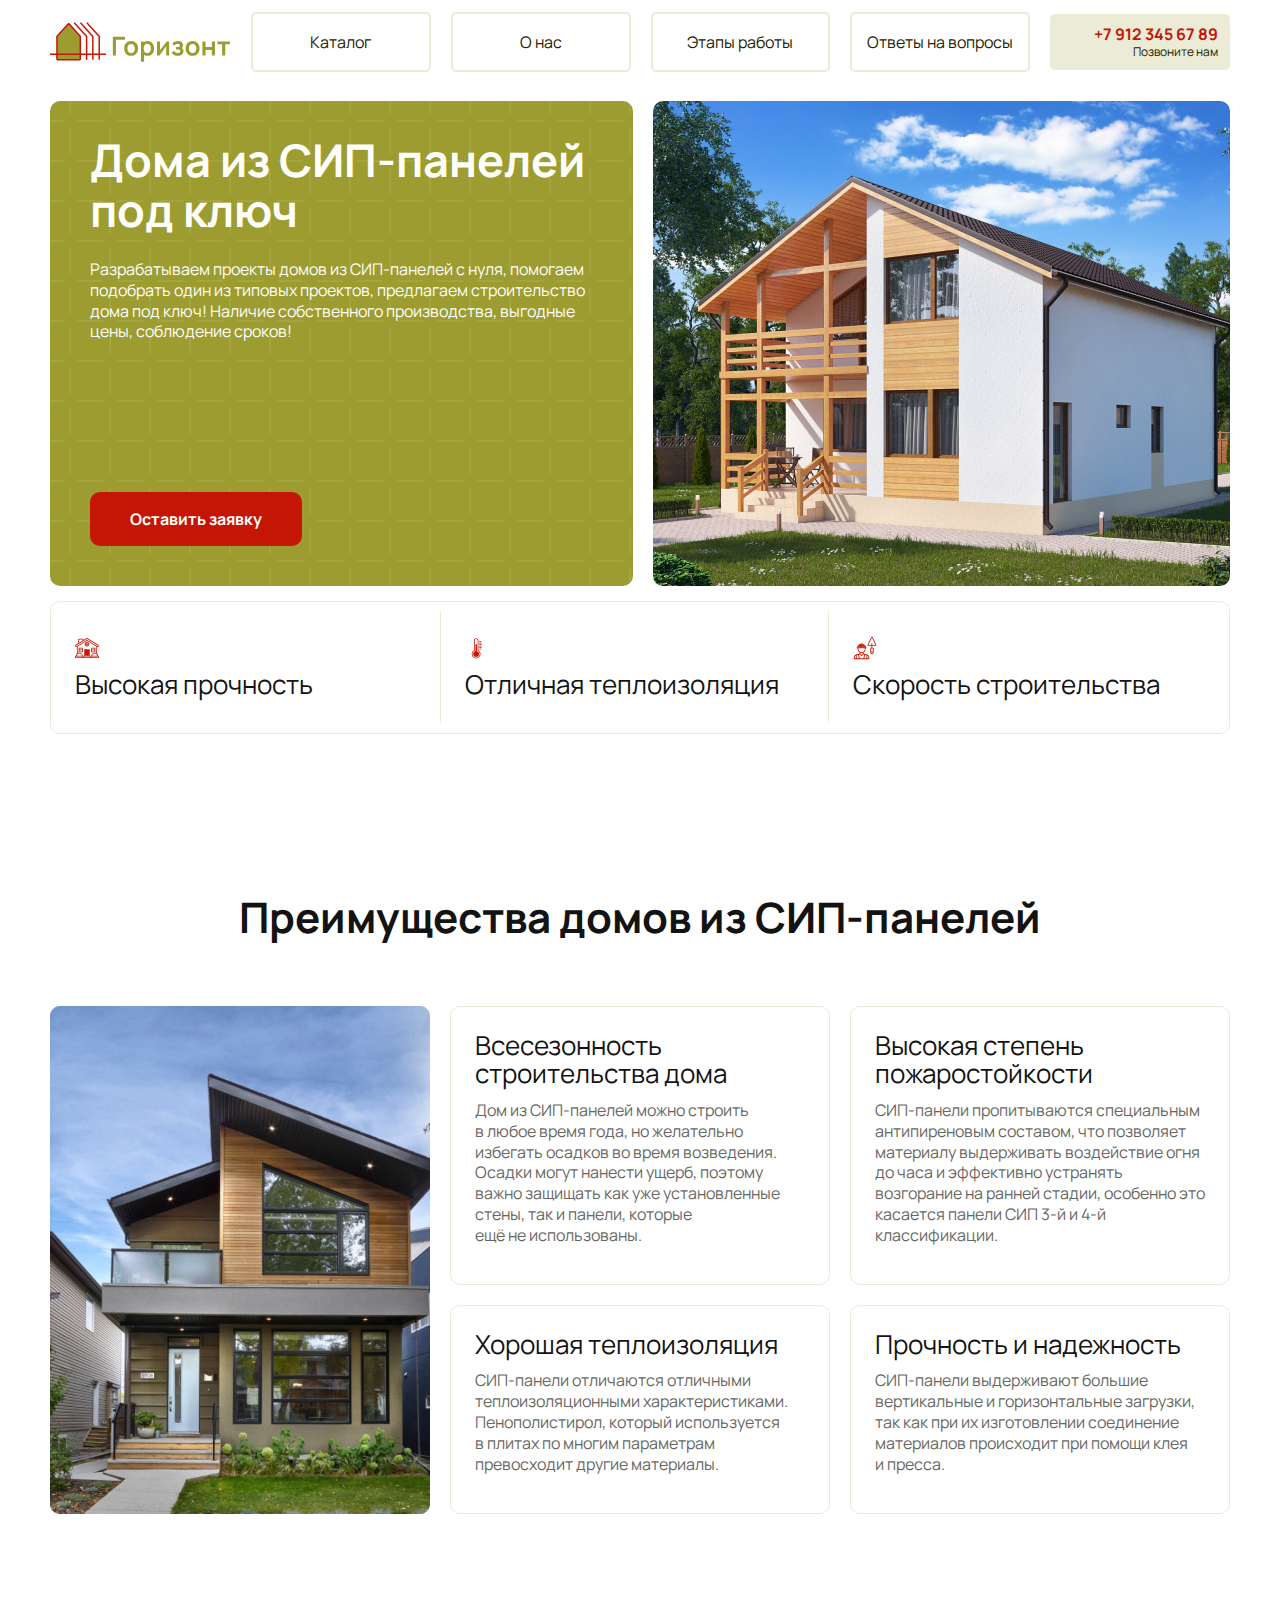
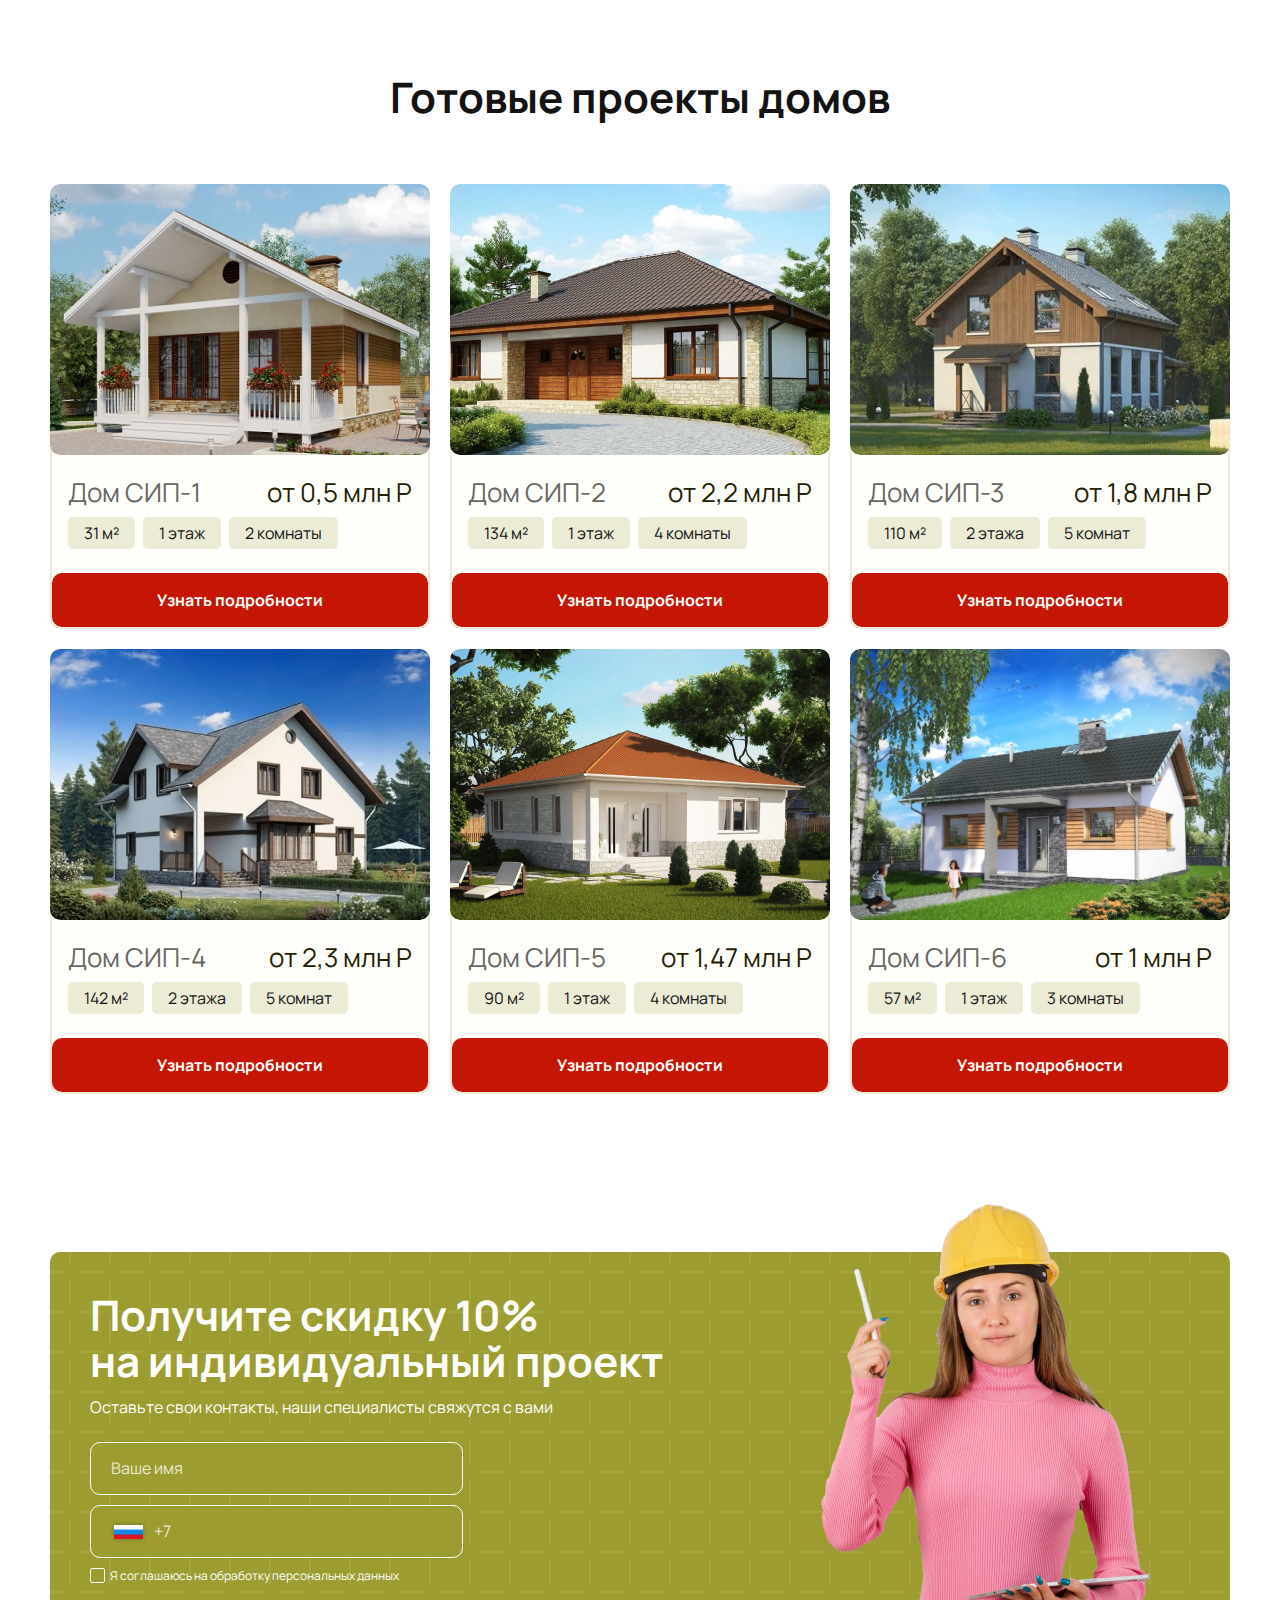
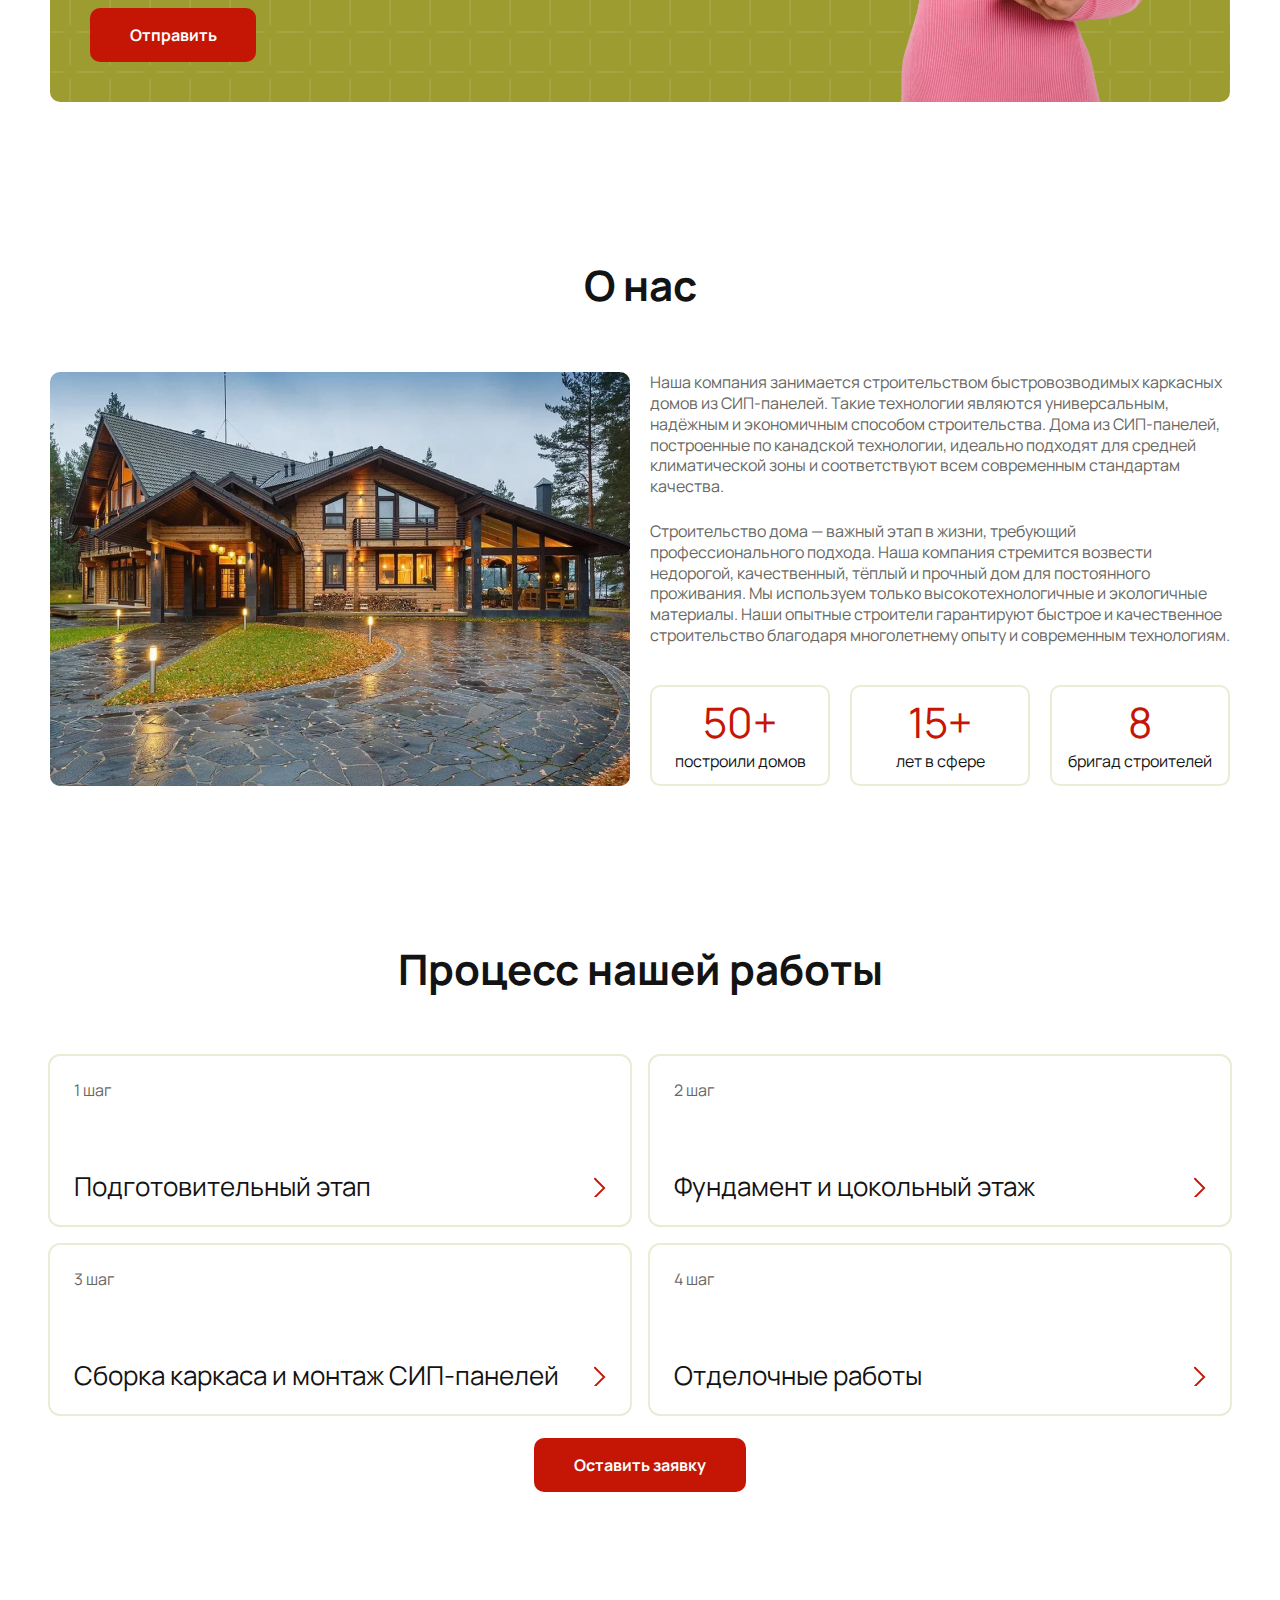
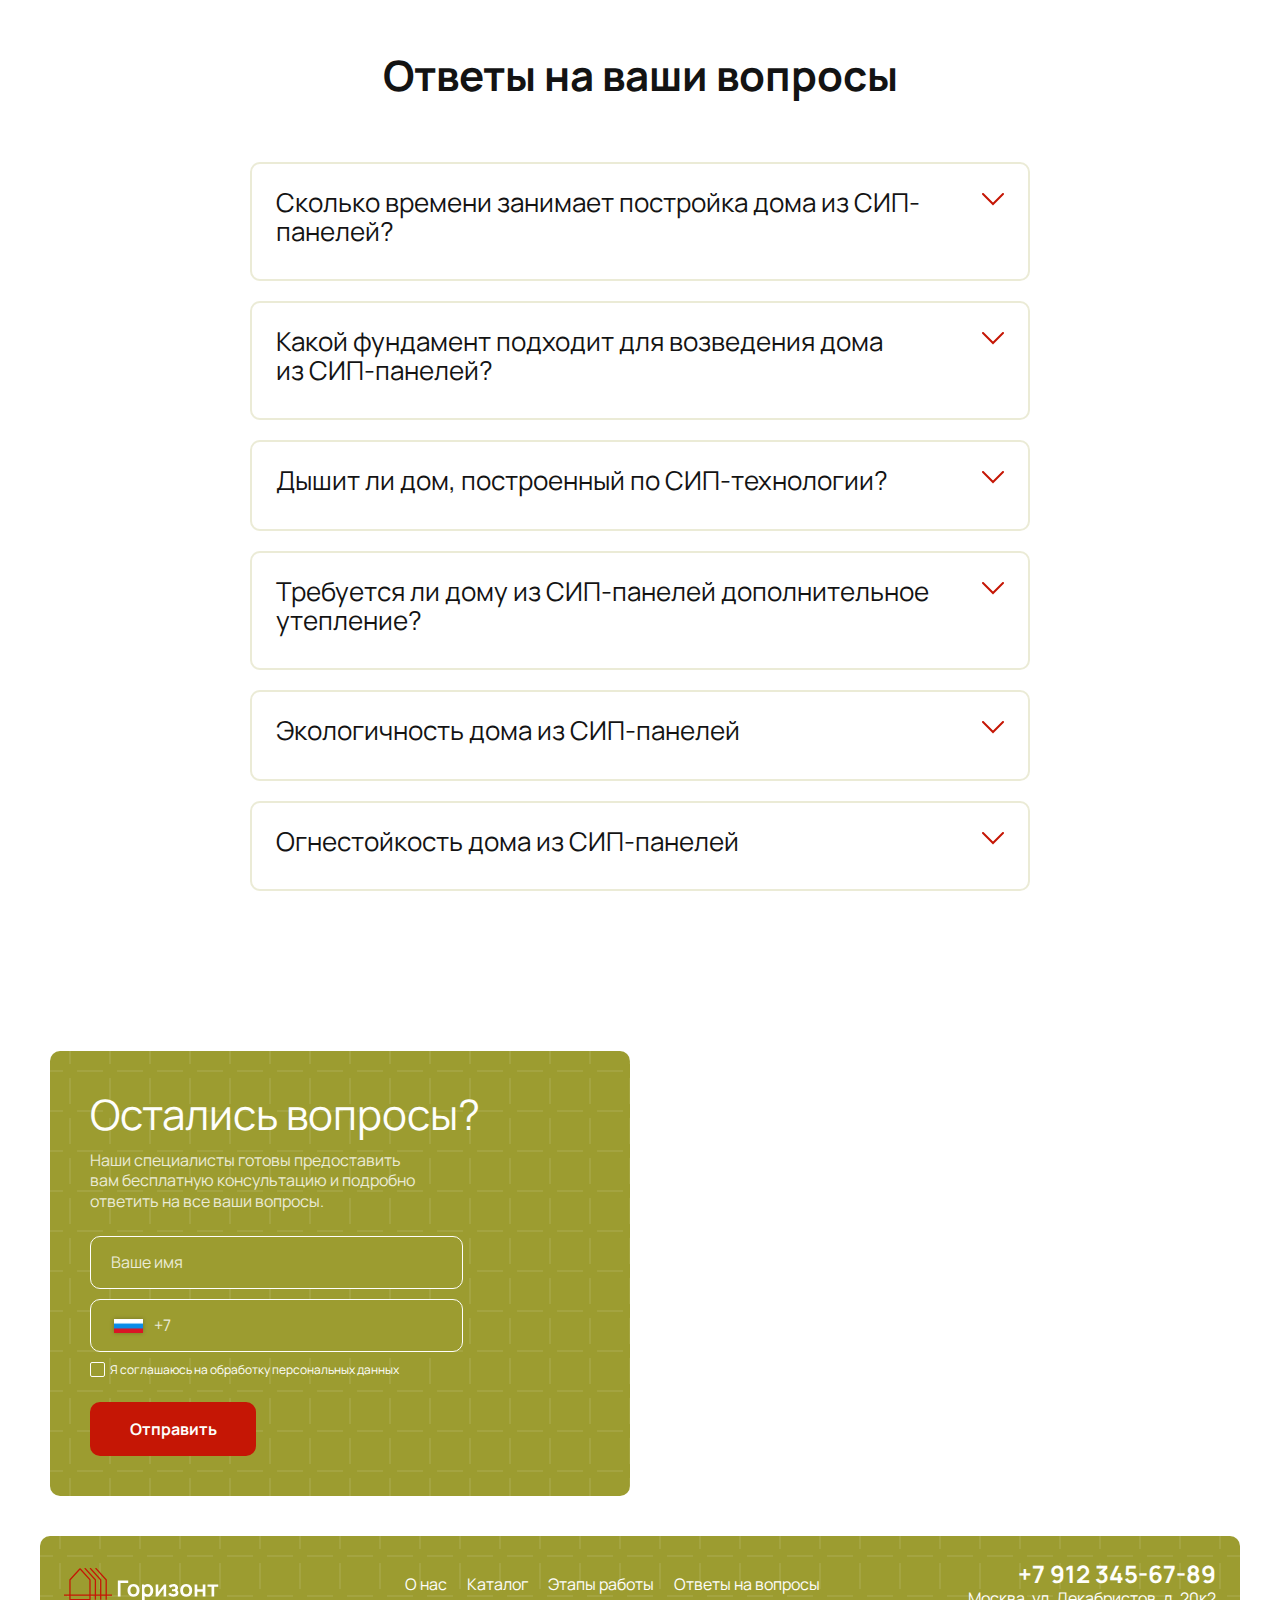
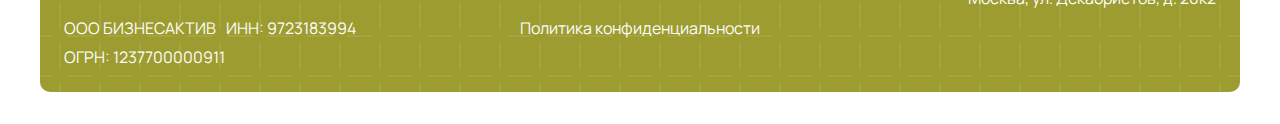
<file: public/index.html>
<!doctype html>
<html lang="ru">
<head>
  <meta charset="UTF-8">
  <meta http-equiv="X-UA-Compatible" content="IE=edge">
  <meta name="viewport" content="width=device-width,initial-scale=1">
  <!-- ========== COLOR BRAND ========== -->
  <link rel="stylesheet" href="static/css/color.css">

  <!-- ========== MAIN CSS ========== -->
  <link rel="stylesheet" href="css/style.css">

  <!-- ========== PLUGINS CSS ========== -->
  <link rel="stylesheet" href="static/css/all.css">

  <!--==========   FAVICON   ==========-->
  <link rel="apple-touch-icon" sizes="76x76" href="static/favicon/apple-touch-icon.png">
  <link rel="icon" type="image/png" sizes="32x32" href="static/favicon/favicon-32x32.png">
  <link rel="icon" type="image/png" sizes="16x16" href="static/favicon/favicon-16x16.png">
  <link rel="manifest" href="static/favicon/site.webmanifest">
  <link rel="mask-icon" href="static/favicon/safari-pinned-tab.svg" color="#5bbad5">
  <meta name="msapplication-TileColor" content="#da532c">
  <meta name="robots" content="noindex, nofollow">
  <title>Главная</title>
</head>

<body>
    <header class="header">
  <div class="container header__container">
      <a href="#" class="header__logo">
        <svg width="120" height="28" viewBox="0 0 120 28" fill="none" xmlns="http://www.w3.org/2000/svg">
            <path d="M4.61015 22.1691H20.1002V10.4C20.1002 10.3393 20.0778 10.2807 20.0372 10.2356L12.598 1.96322C12.5009 1.85517 12.3317 1.8545 12.2337 1.96178L4.67451 10.2352C4.6331 10.2805 4.61015 10.3397 4.61015 10.4011V22.1691Z" fill="#9C9C30"/>
            <path d="M4.61015 25.4884C4.61015 25.6242 4.72023 25.7343 4.85602 25.7343H19.8544C19.9902 25.7343 20.1002 25.6242 20.1002 25.4884V22.1691H4.61015V25.4884Z" fill="#9C9C30"/>
            <path d="M0 22.1691H4.61015M37.1271 22.1691H20.1002M24.2801 25.7343V10.4009C24.2801 10.3396 24.2572 10.2806 24.216 10.2353L16.0433 1.26978M28.3985 25.7343V10.4009C28.3985 10.3396 28.3756 10.2806 28.3344 10.2353L20.1617 1.26978M32.6399 25.7343V10.4009C32.6399 10.3396 32.617 10.2806 32.5757 10.2353L24.4031 1.26978M4.61015 22.1691H20.1002M4.61015 22.1691V10.4011C4.61015 10.3397 4.6331 10.2805 4.67451 10.2352L12.2337 1.96178C12.3317 1.8545 12.5009 1.85517 12.598 1.96322L20.0372 10.2356C20.0778 10.2807 20.1002 10.3393 20.1002 10.4V22.1691M4.61015 22.1691V25.4884C4.61015 25.6242 4.72023 25.7343 4.85602 25.7343H19.8544C19.9902 25.7343 20.1002 25.6242 20.1002 25.4884V22.1691" stroke="#C51605" stroke-width="0.983499"/>
            <path d="M41.6485 22.9336V10.5225H49.664V12.4704H43.7257V22.9336H41.6485ZM53.7725 23.1922C52.8416 23.1922 52.0286 22.9824 51.3333 22.563C50.6381 22.1435 50.098 21.5661 49.713 20.8306C49.3338 20.0894 49.1442 19.239 49.1442 18.2795C49.1442 17.3027 49.3395 16.4465 49.7302 15.7111C50.121 14.9756 50.664 14.401 51.3592 13.9873C52.0544 13.5736 52.8589 13.3667 53.7725 13.3667C54.709 13.3667 55.5249 13.5765 56.2202 13.9959C56.9154 14.4154 57.4556 14.9957 57.8405 15.7369C58.2255 16.4724 58.418 17.3199 58.418 18.2795C58.418 19.2448 58.2226 20.098 57.8319 20.8392C57.4469 21.5747 56.9068 22.1522 56.2116 22.5716C55.5163 22.9853 54.7033 23.1922 53.7725 23.1922ZM53.7725 21.2443C54.5999 21.2443 55.2147 20.9685 55.6169 20.4169C56.0191 19.8653 56.2202 19.1528 56.2202 18.2795C56.2202 17.3774 56.0162 16.6591 55.6083 16.1248C55.2003 15.5846 54.5884 15.3146 53.7725 15.3146C53.2151 15.3146 52.7554 15.441 52.3935 15.6938C52.0372 15.9409 51.7729 16.2885 51.6005 16.7367C51.4282 17.1791 51.342 17.6934 51.342 18.2795C51.342 19.1815 51.5459 19.9027 51.9539 20.4428C52.3676 20.9771 52.9738 21.2443 53.7725 21.2443ZM64.7901 23.1922C63.8822 23.1922 63.1209 22.9767 62.5061 22.5457C61.8913 22.1148 61.4288 21.5287 61.1185 20.7875C60.8082 20.0406 60.6531 19.2045 60.6531 18.2795C60.6531 17.3429 60.8082 16.504 61.1185 15.7628C61.4288 15.0215 61.8827 14.4383 62.4803 14.0132C63.0836 13.5822 63.8277 13.3667 64.7125 13.3667C65.5916 13.3667 66.353 13.5822 66.9965 14.0132C67.6458 14.4383 68.1485 15.0215 68.5048 15.7628C68.861 16.4982 69.0392 17.3371 69.0392 18.2795C69.0392 19.2103 68.8639 20.0463 68.5134 20.7875C68.1629 21.5287 67.6688 22.1148 67.031 22.5457C66.3932 22.9767 65.6462 23.1922 64.7901 23.1922ZM60.2997 27.0706V13.6253H62.1355V20.1583H62.3941V27.0706H60.2997ZM64.4712 21.3305C65.0113 21.3305 65.4566 21.1955 65.8071 20.9254C66.1576 20.6554 66.4162 20.2905 66.5828 19.8308C66.7552 19.3654 66.8414 18.8483 66.8414 18.2795C66.8414 17.7164 66.7552 17.205 66.5828 16.7453C66.4104 16.2799 66.1432 15.9122 65.7813 15.6421C65.4193 15.3663 64.9596 15.2284 64.4022 15.2284C63.8736 15.2284 63.4427 15.3577 63.1094 15.6162C62.7762 15.8691 62.5291 16.2253 62.3682 16.685C62.2131 17.1389 62.1355 17.6704 62.1355 18.2795C62.1355 18.8828 62.2131 19.4143 62.3682 19.8739C62.5291 20.3336 62.779 20.6927 63.1181 20.9513C63.4628 21.2041 63.9139 21.3305 64.4712 21.3305ZM79.0061 13.6253V22.9336H77.0152V16.8574L72.5851 22.9336H70.9217V13.6253H72.9126V19.5464L77.3599 13.6253H79.0061ZM84.7358 23.1922C83.851 23.1922 83.0437 23.0054 82.314 22.6319C81.5842 22.2585 81.0097 21.7471 80.5902 21.0978L82.2278 20.0032C82.561 20.3997 82.9316 20.7071 83.3396 20.9254C83.7476 21.138 84.2015 21.2443 84.7014 21.2443C85.2242 21.2443 85.6351 21.1294 85.9339 20.8996C86.2326 20.6697 86.382 20.3623 86.382 19.9774C86.382 19.6383 86.2815 19.3999 86.0804 19.262C85.8793 19.1183 85.615 19.0322 85.2874 19.0034C84.9599 18.9747 84.6094 18.9603 84.236 18.9603H83.5465V17.3141H84.2273C84.7502 17.3141 85.1869 17.2538 85.5374 17.1332C85.8936 17.0125 86.0718 16.7453 86.0718 16.3316C86.0718 15.9581 85.9339 15.6938 85.6581 15.5387C85.3823 15.3778 85.0605 15.2974 84.6928 15.2974C84.2446 15.2974 83.8021 15.3922 83.3655 15.5818C82.9288 15.7714 82.5381 16.0012 82.1933 16.2713L81.0212 14.8578C81.5383 14.3981 82.1157 14.0361 82.7535 13.7718C83.3913 13.5018 84.0722 13.3667 84.7962 13.3667C85.3937 13.3667 85.9511 13.4702 86.4682 13.677C86.9911 13.8839 87.4105 14.1941 87.7266 14.6078C88.0483 15.0215 88.2092 15.5329 88.2092 16.142C88.2092 16.5787 88.1144 16.9895 87.9248 17.3745C87.7409 17.7595 87.445 18.1243 87.0371 18.4691L87.0112 17.7968C87.3272 17.929 87.5944 18.1128 87.8128 18.3484C88.0368 18.584 88.2063 18.8598 88.3213 19.1758C88.4419 19.4918 88.5023 19.828 88.5023 20.1842C88.5023 20.8335 88.3299 21.3822 87.9851 21.8304C87.6404 22.2786 87.1807 22.6176 86.6061 22.8474C86.0373 23.0772 85.4139 23.1922 84.7358 23.1922ZM94.5097 23.1922C93.5789 23.1922 92.7658 22.9824 92.0706 22.563C91.3753 22.1435 90.8352 21.5661 90.4502 20.8306C90.071 20.0894 89.8814 19.239 89.8814 18.2795C89.8814 17.3027 90.0768 16.4465 90.4675 15.7111C90.8582 14.9756 91.4012 14.401 92.0964 13.9873C92.7917 13.5736 93.5961 13.3667 94.5097 13.3667C95.4463 13.3667 96.2622 13.5765 96.9574 13.9959C97.6527 14.4154 98.1928 14.9957 98.5777 15.7369C98.9627 16.4724 99.1552 17.3199 99.1552 18.2795C99.1552 19.2448 98.9598 20.098 98.5691 20.8392C98.1842 21.5747 97.644 22.1522 96.9488 22.5716C96.2535 22.9853 95.4405 23.1922 94.5097 23.1922ZM94.5097 21.2443C95.3371 21.2443 95.9519 20.9685 96.3541 20.4169C96.7563 19.8653 96.9574 19.1528 96.9574 18.2795C96.9574 17.3774 96.7534 16.6591 96.3455 16.1248C95.9375 15.5846 95.3256 15.3146 94.5097 15.3146C93.9523 15.3146 93.4927 15.441 93.1307 15.6938C92.7744 15.9409 92.5101 16.2885 92.3377 16.7367C92.1654 17.1791 92.0792 17.6934 92.0792 18.2795C92.0792 19.1815 92.2832 19.9027 92.6911 20.4428C93.1048 20.9771 93.711 21.2443 94.5097 21.2443ZM101.037 22.9336V13.6253H103.114V17.2969H107.294V13.6253H109.371V22.9336H107.294V19.2448H103.114V22.9336H101.037ZM114.113 22.9336V15.4697H111.001V13.6253H119.301V15.4697H116.19V22.9336H114.113Z" fill="#9C9C30"/>
        </svg>                           
      </a>
      <ul class="header__list header__list--closed">
          <li class="header__item"><a class="header__link" href="#catalog">Каталог</a></li>
          <li class="header__item"><a class="header__link" href="#about">О нас</a></li>
          <li class="header__item"><a class="header__link" href="#process">Этапы работы</a></li>
          <li class="header__item"><a class="header__link" href="#faq">Ответы на вопросы</a></li>
      </ul>
      <a href="tel:+79123456789" class="header-button header__button">
          <p class="header-button__number">+7 912 345 67 89</p>
          <p class="header-button__text">Позвоните нам</p>
      </a>
      <button class="header__menu">
        <svg class="header__menu-open" width="32" height="28" viewBox="0 0 32 28" fill="none" xmlns="http://www.w3.org/2000/svg">
            <path d="M30 8H2M30 14L12 14M30 20L2 20" stroke="#C51605" stroke-width="2" stroke-linecap="round"/>
        </svg>
        <svg class="header__menu-close" width="16" height="16" viewBox="0 0 16 16" fill="none" xmlns="http://www.w3.org/2000/svg">
          <path d="M1 1L15 15M15 1L1 15" stroke="#C51605" stroke-width="2"/>
        </svg>
      </button>
  </div>
</header>
    <main class="main">
        <section class="hero">
            <div class="container hero__container">
                <div class="hero__wrapper">
                    <h1>Дома из СИП-панелей под ключ</h1>
                    <p class="hero__subtitle">Разрабатываем проекты домов из СИП-панелей с нуля, помогаем подобрать один
                        из типовых проектов, предлагаем строительство дома под ключ! Наличие собственного производства,
                        выгодные цены, соблюдение сроков!</p>
                    <button class="hero__button" data-type="repair" type="button">Оставить заявку</button>
                </div>
                <div class="-ibg hero__img-wrapper">
                    <img src="./images/hero-photo.jpg" width="580" height="485" alt="изображение типового дома">
                </div>
            </div>
        </section>
        <section class="advantages">
            <div class="container advantages__container">
                <ul class="advantages__list">
                    <li class="advantages__item">
                        <svg width="24" height="24" viewBox="0 0 24 24" fill="none" xmlns="http://www.w3.org/2000/svg">
                            <g clip-path="url(#clip0_178_11965)">
                                <path d="M7.40936 11.6754H4.02687C3.81087 11.6754 3.63574 11.8505 3.63574 12.0665V15.8894C3.63574 16.1054 3.81087 16.2805 4.02687 16.2805H7.40936C7.62536 16.2805 7.80048 16.1054 7.80048 15.8894V12.0666C7.80048 11.8505 7.62536 11.6754 7.40936 11.6754ZM7.01819 15.4983H4.41799V14.3691H7.01819V15.4983ZM7.01819 13.5869H4.41799V12.4578H7.01819V13.5869Z" fill="#C51605"/>
                                <path d="M23.3516 19.7308H23.1759C23.0798 18.8735 22.6723 18.1092 22.0689 17.5542V10.9842C22.2338 11.0633 22.4141 11.1054 22.5978 11.1054C23.0243 11.1054 23.4135 10.8895 23.6388 10.5278C23.9962 9.95424 23.8202 9.19688 23.2466 8.83946L12.6481 2.23727C12.4534 2.116 12.2293 2.05188 12 2.05188C11.7707 2.05188 11.5466 2.11596 11.352 2.23722L8.44203 4.05002V3.57302C8.44203 3.06982 8.03263 2.66036 7.52938 2.66036H3.80048C3.29728 2.66036 2.88782 3.06982 2.88782 3.57302V7.50995L0.75342 8.83951C0.179859 9.19683 0.00389059 9.95419 0.361218 10.5278C0.58664 10.8896 0.975795 11.1055 1.40226 11.1055C1.58583 11.1055 1.76601 11.0634 1.93073 10.9845V17.5542C1.3274 18.1093 0.919873 18.8735 0.823733 19.7308H0.648374C0.290906 19.7308 0 20.0216 0 20.3791V21.2997C0 21.6572 0.290906 21.9482 0.648421 21.9482H23.3516C23.7091 21.9482 24 21.6573 24 21.2997V20.3791C24 20.0216 23.7091 19.7308 23.3516 19.7308ZM22.3875 19.7308H17.0296C17.2197 18.4225 18.3484 17.4143 19.7085 17.4143C21.0686 17.4143 22.1973 18.4225 22.3875 19.7308ZM3.67007 3.57302C3.67007 3.50233 3.72979 3.44266 3.80043 3.44266H7.52933C7.60002 3.44266 7.65969 3.50238 7.65969 3.57302V4.53733L3.67002 7.02264L3.67007 3.57302ZM1.63575 10.256C1.56525 10.3 1.48448 10.3232 1.40222 10.3232C1.24767 10.3232 1.10672 10.245 1.02515 10.1141C0.89592 9.90666 0.959623 9.63277 1.167 9.50349L11.7657 2.90125C11.8361 2.85738 11.9171 2.83422 12.0001 2.83422C12.083 2.83422 12.164 2.85738 12.2344 2.9013L22.833 9.50344C23.0405 9.63277 23.1042 9.90671 22.9749 10.1141C22.8934 10.2451 22.7525 10.3231 22.5979 10.3231C22.5155 10.3231 22.4348 10.2999 22.3643 10.256L12.2068 3.92856C12.0803 3.84972 11.9198 3.84972 11.7932 3.92856L1.63575 10.256ZM4.29116 17.4143C5.65129 17.4143 6.77994 18.4225 6.97011 19.7308H1.61217C1.80234 18.4225 2.93099 17.4143 4.29116 17.4143ZM7.75634 21.1659H0.782295V20.513H7.75639L7.75634 21.1659ZM15.461 21.1659H8.53864V20.513H11.9998H15.461V21.1659ZM10.0275 19.7308V14.0103H13.9725V19.7308H10.0275ZM14.7548 19.7308V13.6192C14.7548 13.4031 14.5797 13.228 14.3637 13.228H9.63636C9.42036 13.228 9.24523 13.4031 9.24523 13.6192V19.7308H7.75855C7.56341 17.9901 6.08319 16.6321 4.29121 16.6321C3.72341 16.6321 3.1874 16.7693 2.71307 17.0109V10.5067L12.0001 4.72141L21.2867 10.5064V17.0109C20.8124 16.7692 20.2764 16.6321 19.7086 16.6321C17.9165 16.6321 16.4364 17.9901 16.2413 19.7308H14.7548ZM23.2177 21.1659H16.2433V20.513H23.2177V21.1659Z" fill="#C51605"/>
                                <path d="M10.0275 19.7308V14.0103H13.9725V19.7308H10.0275Z" fill="#C51605"/>
                                <path d="M20.364 15.8893V12.0665C20.364 11.8505 20.1888 11.6754 19.9728 11.6754H16.5903C16.3743 11.6754 16.1992 11.8505 16.1992 12.0665V15.8894C16.1992 16.1054 16.3743 16.2805 16.5903 16.2805H19.9728C20.1888 16.2805 20.364 16.1054 20.364 15.8893ZM19.5817 15.4982H16.9815V14.3691H19.5817V15.4982ZM19.5817 13.5868H16.9815V12.4578H19.5817V13.5868Z" fill="#C51605"/>
                                <path d="M11.9997 14.6333C11.2734 14.6333 10.6826 15.2241 10.6826 15.9503C10.6826 16.6766 11.2734 17.2674 11.9997 17.2674C12.7259 17.2674 13.3168 16.6766 13.3168 15.9503C13.3168 15.2241 12.7259 14.6333 11.9997 14.6333ZM11.9997 16.4851C11.7048 16.4851 11.4649 16.2452 11.4649 15.9503C11.4649 15.6555 11.7048 15.4156 11.9997 15.4156C12.2946 15.4156 12.5345 15.6555 12.5345 15.9503C12.5345 16.2452 12.2946 16.4851 11.9997 16.4851Z" fill="#C51605"/>
                                <path d="M11.9998 5.75793C10.6984 5.75793 9.63965 6.8167 9.63965 8.11804C9.63965 9.41938 10.6984 10.4781 11.9998 10.4781C13.3011 10.4781 14.3599 9.41938 14.3599 8.11804C14.3599 6.81665 13.3012 5.75793 11.9998 5.75793ZM11.6086 9.64672C11.0524 9.50436 10.6135 9.06543 10.4711 8.50916H11.6086V9.64672ZM11.6086 7.72687H10.4711C10.6135 7.1706 11.0524 6.73176 11.6086 6.58931V7.72687ZM12.3909 9.64672V8.50916H13.5285C13.3861 9.06547 12.9472 9.50427 12.3909 9.64672ZM12.3909 7.72687V6.58931C12.9472 6.73176 13.3861 7.17051 13.5285 7.72687H12.3909Z" fill="#C51605"/>
                            </g>
                            <defs>
                                <clipPath id="clip0_178_11965">
                                    <rect width="24" height="24" fill="white"/>
                                </clipPath>
                            </defs>
                        </svg>
                        <h2>Высокая прочность</h2>
                    </li>
                    <li class="advantages__item">
                        <svg width="24" height="24" viewBox="0 0 24 24" fill="none" xmlns="http://www.w3.org/2000/svg">
                            <path d="M14.2189 13.4348V12.7471H16.5162V13.4348H14.2189ZM14.2189 11.2313H16.5162V11.9656H14.2189V11.2313ZM14.2189 9.76131H16.5162V10.4963H14.2189V9.76131ZM14.2189 8.24481H16.5162V8.97906L14.2189 8.93256V8.24481ZM14.2189 6.68181H16.5162V7.46331H14.2189V6.68181ZM14.2189 5.21256H16.5162V5.94756H14.2189V5.21256ZM15.5494 18.1148C15.5494 20.5493 13.5754 22.5233 11.1409 22.5233C8.70642 22.5233 6.73242 20.5493 6.73242 18.1148C6.73242 16.4453 7.61367 14.9941 8.98167 14.2456V4.43031C8.98167 3.21306 10.0152 2.22681 11.2324 2.22681C12.4497 2.22681 13.4367 3.21306 13.4367 4.43031V14.3566C14.7027 15.1321 15.5494 16.5226 15.5494 18.1148ZM12.7024 14.8013V4.43031C12.7024 3.61881 12.0447 2.96106 11.2332 2.96106C10.4217 2.96106 9.76392 3.61881 9.76392 4.43031V14.7136C8.41842 15.2596 7.46742 16.5736 7.46742 18.1148C7.46742 20.1436 9.11217 21.7883 11.1409 21.7883C13.1697 21.7883 14.8137 20.1436 14.8137 18.1148C14.8144 16.6463 13.9474 15.3901 12.7024 14.8013ZM11.1409 21.0541C9.51717 21.0541 8.20167 19.7378 8.20167 18.1148C8.20167 16.7131 9.18492 15.5453 10.4982 15.2513V8.24481H11.9682V15.3083C13.1854 15.6676 14.0802 16.7813 14.0802 18.1148C14.0802 19.7378 12.7647 21.0541 11.1409 21.0541Z" fill="#C51605"/>
                        </svg>
                        <h2>Отличная теплоизоляция</h2>
                    </li>
                    <li class="advantages__item">
                        <svg width="24" height="24" viewBox="0 0 24 24" fill="none" xmlns="http://www.w3.org/2000/svg">
                            <g clip-path="url(#clip0_178_11971)">
                                <path d="M15.9996 23.1495C16.126 23.1495 16.2457 23.0938 16.327 22.9969C16.4082 22.9001 16.4427 22.772 16.4208 22.6478C16.4202 22.6456 16.2479 21.6664 16.1004 20.6353C15.8504 18.8842 13.7071 18.3581 13.4485 18.3008C13.4482 18.3008 13.4479 18.3005 13.4476 18.3005C13.4476 18.3005 11.6918 17.9147 11.2517 17.7794C10.7581 17.6272 10.3793 17.2673 10.1786 16.8057C11.7574 16.0817 12.595 14.2872 12.73 12.4807V12.2674H13.3527C13.589 12.2674 13.7802 12.0759 13.7802 11.8399C13.7802 11.6038 13.589 11.4123 13.3527 11.4123H12.9413L12.8948 10.9425C12.7712 9.69319 11.9133 8.65496 10.7097 8.29866L10.0748 8.10994V7.90008C10.0748 7.66402 9.88352 7.47253 9.64723 7.47253H7.53842C7.30263 7.47253 7.11115 7.6635 7.11087 7.89896L7.11031 8.10746L6.46034 8.30035C5.26118 8.65608 4.40384 9.68935 4.27638 10.9325L4.22684 11.4124H3.82432C3.58826 11.4124 3.39677 11.6039 3.39677 11.8399C3.39677 12.076 3.58831 12.2675 3.82432 12.2675H4.46482L4.4651 12.513C4.59898 14.2892 5.43157 16.0729 7.0009 16.7997C6.80046 17.2648 6.42082 17.6267 5.92615 17.7795C5.48552 17.9148 3.72935 18.3006 3.72935 18.3006C3.72907 18.3006 3.72907 18.3008 3.72851 18.3008C3.47074 18.3579 1.32659 18.884 1.0766 20.6354C0.929087 21.6664 0.756774 22.6457 0.756493 22.6479C0.734509 22.7721 0.769009 22.9001 0.850009 22.997C0.93129 23.0939 1.05124 23.1495 1.17762 23.1495L15.9996 23.1495ZM13.4546 19.1863V22.2944H11.2704L12.1091 18.8784C12.4116 18.948 13.3466 19.1543 13.4546 19.1863ZM15.2539 20.7567C15.3374 21.3402 15.429 21.9069 15.4933 22.2944H14.3097V19.5506C14.7473 19.805 15.1732 20.1911 15.2539 20.7567ZM10.4665 9.11813C11.3355 9.37589 11.9546 10.1247 12.0439 11.0271L12.0821 11.4123H10.0748V9.00178L10.4665 9.11813ZM9.21973 8.32763V11.4124H7.95851L7.96521 8.32763H9.21973ZM5.12707 11.0198C5.21895 10.1224 5.83798 9.37697 6.7031 9.11982L7.10838 8.99958L7.10337 11.4124H5.08643L5.12707 11.0198ZM5.31912 12.4807V12.2674H11.8758L11.876 12.4484C11.7324 14.3596 10.6627 16.288 8.59704 16.288C6.5314 16.288 5.46167 14.3596 5.31912 12.4807ZM8.59704 17.1431C8.86174 17.1431 9.10976 17.1136 9.34859 17.0683C9.47773 17.3967 9.67038 17.6898 9.91226 17.9356L8.60707 18.9959L7.27596 17.9209C7.50729 17.6801 7.69432 17.392 7.82571 17.0647C8.0704 17.1125 8.32507 17.1431 8.59704 17.1431ZM5.07082 18.8778L5.9404 22.2944H3.72246V19.1863C3.83074 19.1543 4.76717 18.9474 5.07082 18.8778ZM1.92321 20.7567C2.00393 20.1911 2.42984 19.805 2.86741 19.5506V22.2944H1.6841C1.74837 21.9069 1.83968 21.3396 1.92321 20.7567ZM6.82282 22.2944L5.90145 18.6746C6.00279 18.6476 6.43756 18.5015 6.55976 18.4411L8.33899 19.8782C8.41751 19.9417 8.51243 19.9734 8.60759 19.9734C8.70335 19.9734 8.79856 19.9417 8.87731 19.8777L10.6346 18.4503C10.7517 18.5068 11.1762 18.6479 11.2784 18.6752L10.3899 22.2944H6.82282Z" fill="#C51605"/>
                                <path d="M9.21973 8.32763V11.4124H7.95851L7.96521 8.32763H9.21973Z" fill="#C51605"/>
                                <path d="M5.12707 11.0198C5.21895 10.1224 5.83798 9.37697 6.7031 9.11982L7.10838 8.99958L7.10337 11.4124H5.08643L5.12707 11.0198Z" fill="#C51605"/>
                                <path d="M10.4665 9.11813C11.3355 9.37589 11.9546 10.1247 12.0439 11.0271L12.0821 11.4123H10.0748V9.00178L10.4665 9.11813Z" fill="#C51605"/>
                                <path d="M15.4386 10.0317H18.4225V11.7486H17.8967C17.5666 11.7486 17.298 12.0169 17.298 12.3471V16.5424C17.298 17.4794 18.0604 18.2415 18.9973 18.2415C19.9343 18.2415 20.6967 17.4794 20.6967 16.5424V12.3471C20.6967 12.0169 20.4281 11.7486 20.098 11.7486H19.2777V10.0317H22.2889C22.6174 10.0317 22.9194 9.86696 23.097 9.59082C23.2746 9.31468 23.2993 8.97174 23.1635 8.67338L19.8605 1.41329C19.7024 1.0659 19.3672 0.850464 18.9856 0.850464C18.6157 0.850464 18.285 1.057 18.1227 1.38934L14.5753 8.64938C14.4289 8.94892 14.447 9.29682 14.6235 9.57967C14.8003 9.86246 15.1051 10.0317 15.4386 10.0317ZM19.8416 16.5424C19.8416 17.0079 19.4627 17.3864 18.9973 17.3864C18.5319 17.3864 18.153 17.0079 18.153 16.5424V16.2496H19.8415V16.5424H19.8416ZM19.8416 15.3945H18.1531V12.6037H19.8416V15.3945ZM15.3436 9.02462L18.891 1.76457C18.9102 1.72506 18.9419 1.70556 18.9856 1.70556C19.0168 1.70556 19.0588 1.71615 19.0822 1.76734L22.3852 9.02738C22.4047 9.07079 22.3919 9.1059 22.378 9.12817C22.3635 9.15043 22.3368 9.17659 22.2889 9.17659H19.2777V7.35226C19.2777 7.1162 19.0861 6.92471 18.8501 6.92471C18.6141 6.92471 18.4226 7.11624 18.4226 7.35226V9.17659H15.4386C15.3902 9.17659 15.3632 9.14931 15.349 9.12704C15.3347 9.10421 15.3225 9.06807 15.3436 9.02462Z" fill="#C51605"/>
                            </g>
                            <defs>
                                <clipPath id="clip0_178_11971">
                                    <rect width="24" height="24" fill="white"/>
                                </clipPath>
                            </defs>
                        </svg>
                        <h2>Скорость строительства</h2>
                    </li>
                </ul>
                <button class="open-modal advantages__button" data-type="repair" type="button">Оставить заявку</button>
            </div>
        </section>
        <section class="whywe">
            <div class="container whywe__container">
                <h2 class="title whywe__title">Преимущества домов из СИП-панелей</h2>
                <div class="whywe__wrapper">
                    <div class="-ibg whywe__img-wrapper">
                        <img class="whywe__img" src="./images/whywe-photo.jpg" width="380" height="508" alt="фото типового дома">
                    </div>
                    <ul class="whywe__list">
                        <li class="whywe__item">
                            <h3>Всесезонность строительства дома</h3>
                            <p>Дом из СИП-панелей можно строить в любое время года, но желательно избегать осадков
                                во время возведения. Осадки могут нанести ущерб, поэтому важно защищать
                                как уже установленные стены, так и панели, которые ещё не использованы.</p>
                        </li>
                        <li class="whywe__item">
                            <h3>Высокая степень пожаростойкости</h3>
                            <p>СИП-панели пропитываются специальным антипиреновым составом, что позволяет материалу
                                выдерживать воздействие огня до часа и эффективно устранять возгорание на ранней стадии,
                                особенно это касается панели СИП 3-й и 4-й классификации.</p>
                        </li>
                        <li class="whywe__item">
                            <h3>Хорошая теплоизоляция</h3>
                            <p>СИП-панели отличаются отличными теплоизоляционными характеристиками. Пенополистирол,
                                который используется в плитах по многим параметрам превосходит другие материалы.</p>
                        </li>
                        <li class="whywe__item">
                            <h3>Прочность и надежность</h3>
                            <p>СИП-панели выдерживают большие вертикальные и горизонтальные загрузки,
                                так как при их изготовлении соединение материалов происходит при помощи клея и пресса.
                            </p>
                        </li>
                    </ul>
                </div>
            </div>
        </section>
        <section class="projects" id="catalog">
            <div class="container projects__container">
                <h3 class="title projects__title">Готовые проекты домов</h3>
                <ul class="projects__list">
                    <li class="projects-card projects__card">
                        <div class="-ibg projects-card__img-wrapper">
                            <img class="projects-card__img" src="./images/projects-sip1.jpg" alt="фото типового дома сип-1">
                        </div>
                        <div class="projects-card__text-wrapper">
                            <h4 class="projects-card__title">Дом СИП-1</h4>
                            <p class="projects-card__price">от 0,5 млн Р</p>
                        </div>
                        <ul class="projects-card__points">
                            <li class="projects-card__point">31 м²</li>
                            <li class="projects-card__point">1 этаж</li>
                            <li class="projects-card__point">2 комнаты</li>
                        </ul>
                        <button class="open-modal projects-card__button" data-type="repair">Узнать подробности</button>
                    </li>
                    <li class="projects-card projects__card">
                        <div class="-ibg projects-card__img-wrapper">
                            <img class="projects-card__img" src="./images/projects-sip2.jpg" alt="фото типового дома сип-2">
                        </div>
                        <div class="projects-card__text-wrapper">
                            <h4 class="projects-card__title">Дом СИП-2</h4>
                            <p class="projects-card__price">от 2,2 млн Р</p>
                        </div>
                        <ul class="projects-card__points">
                            <li class="projects-card__point">134 м²</li>
                            <li class="projects-card__point">1 этаж</li>
                            <li class="projects-card__point">4 комнаты</li>
                        </ul>
                        <button class="open-modal projects-card__button" data-type="repair">Узнать подробности</button>
                    </li>
                    <li class="projects-card projects__card">
                        <div class="-ibg projects-card__img-wrapper">
                            <img class="projects-card__img" src="./images/projects-sip3.jpg" alt="фото типового дома сип-3">
                        </div>
                        <div class="projects-card__text-wrapper">
                            <h4 class="projects-card__title">Дом СИП-3</h4>
                            <p class="projects-card__price">от 1,8 млн Р</p>
                        </div>
                        <ul class="projects-card__points">
                            <li class="projects-card__point">110 м²</li>
                            <li class="projects-card__point">2 этажа</li>
                            <li class="projects-card__point">5 комнат</li>
                        </ul>
                        <button class="open-modal projects-card__button" data-type="repair">Узнать подробности</button>
                    </li>
                    <li class="projects-card projects__card">
                        <div class="-ibg projects-card__img-wrapper">
                            <img class="projects-card__img" src="./images/projects-sip4.jpg" alt="фото типового дома сип-4">
                        </div>
                        <div class="projects-card__text-wrapper">
                            <h4 class="projects-card__title">Дом СИП-4</h4>
                            <p class="projects-card__price">от 2,3 млн Р</p>
                        </div>
                        <ul class="projects-card__points">
                            <li class="projects-card__point">142 м²</li>
                            <li class="projects-card__point">2 этажа</li>
                            <li class="projects-card__point">5 комнат</li>
                        </ul>
                        <button class="open-modal projects-card__button" data-type="repair">Узнать подробности</button>
                    </li>
                    <li class="projects-card projects__card">
                        <div class="-ibg projects-card__img-wrapper">
                            <img class="projects-card__img" src="./images/projects-sip5.jpg" alt="фото типового дома сип-5">
                        </div>
                        <div class="projects-card__text-wrapper">
                            <h4 class="projects-card__title">Дом СИП-5</h4>
                            <p class="projects-card__price">от 1,47 млн Р</p>
                        </div>
                        <ul class="projects-card__points">
                            <li class="projects-card__point">90 м²</li>
                            <li class="projects-card__point">1 этаж</li>
                            <li class="projects-card__point">4 комнаты</li>
                        </ul>
                        <button class="open-modal projects-card__button" data-type="repair">Узнать подробности</button>
                    </li>
                    <li class="projects-card projects__card">
                        <div class="-ibg projects-card__img-wrapper">
                            <img class="projects-card__img" src="./images/projects-sip6.jpg" alt="фото типового дома сип-6">
                        </div>
                        <div class="projects-card__text-wrapper">
                            <h4 class="projects-card__title">Дом СИП-6</h4>
                            <p class="projects-card__price">от 1 млн Р</p>
                        </div>
                        <ul class="projects-card__points">
                            <li class="projects-card__point">57 м²</li>
                            <li class="projects-card__point">1 этаж</li>
                            <li class="projects-card__point">3 комнаты</li>
                        </ul>
                        <button class="open-modal projects-card__button" data-type="repair">Узнать подробности</button>
                    </li>
                </ul>
            </div>
        </section>
        <section class="form">
            <div class="container form__container">
                <div class="form__cover">
                    <h3 class="form__title">Получите скидку 10% на индивидуальный проект</h3>
                    <p class="form__subtitle">Оставьте свои контакты, наши специалисты свяжутся с вами</p>

                    <form class="form__wrapper">
                        <div class="form__input-block">
                            <input type="text" name="name" class="form__input" placeholder="Ваше имя" required>
                        </div>
                        <div class="form__input-block form__input-block--tel">
                            <input type="tel" name="phone" class="form__input" placeholder="+7" required>
                        </div>
                        <div class="form__checkbox-block">
                            <input class="form__checkbox" type="checkbox" name="form-checkbox" id="agreement" required>
                            <label for="agreement" class="form__checkbox-label">Я соглашаюсь на обработку персональных
                                данных</label>
                        </div>
                        <button class="form__button" type="submit">Отправить</button>
                    </form>
                </div>
                <img class="form__photo" src="./images/form-photo.png" width="506" height="515" alt="баннер формы">
            </div>
        </section>
        <section class="about" id="about">
            <div class="container about__container">
                <h3 class="title about__title">О нас</h3>
                <div class="about__wrapper">
                    <div class="-ibg about-imgBx">
                        <img src="./images/about-photo.jpg" width="580" height="424" alt="баннер блока О нас ">
                    </div>
                    <div class="about__texts">
                        <div class="about__texts-wrapper">
                            <p>Наша компания занимается строительством быстровозводимых каркасных домов из СИП-панелей.
                                Такие технологии являются универсальным, надёжным и экономичным способом строительства.
                                Дома из СИП-панелей, построенные по канадской технологии, идеально подходят для средней
                                климатической зоны и соответствуют всем современным стандартам качества.</p>
                            <p>Строительство дома&nbsp;&mdash; важный этап в&nbsp;жизни, требующий профессионального
                                подхода. Наша компания стремится возвести недорогой, качественный, тёплый и&nbsp;прочный
                                дом для&nbsp;постоянного проживания. Мы&nbsp;используем только высокотехнологичные
                                и&nbsp;экологичные материалы. Наши опытные строители гарантируют быстрое
                                и&nbsp;качественное строительство благодаря многолетнему опыту и&nbsp;современным
                                технологиям.</p>
                        </div>
                        <ul class="about__points">
                            <li>
                                <p class="about__point-title">50+</p>
                                <p class="about__point">построили домов</p>
                            </li>
                            <li>
                                <p class="about__point-title">15+</p>
                                <p class="about__point">лет в сфере<span class="only-mobile"> стройки</span></p>
                            </li>
                            <li>
                                <p class="about__point-title">8</p>
                                <p class="about__point">бригад строителей</p>
                            </li>
                        </ul>
                    </div>
                </div>
            </div>
        </section>
        <section class="process" id="process">
            <div class="container process__container">
                <h3 class="title process__title">Процесс нашей работы</h3>
                <ul class="process__list">
                    <li class="process__item">
                        <p class="proccess__step">1 шаг</p>
                        <p class="process__item-heading">Подготовительный этап</p>
                        <div class="process__item-wrapper">
                            <button class="only-mobile process__item-close" type="button">
                                <svg width="12" height="12" viewBox="0 0 12 12" fill="none" xmlns="http://www.w3.org/2000/svg">
                                    <path d="M1 1L11 11M11 1L1 11" stroke="#C51605" stroke-width="2" stroke-linecap="round"/>
                                </svg>
                            </button>
                            <p class="process__item-heading process__item-heading--hidden">Подготовительный этап</p>
                            <p class="process__description">На этом этапе производится тщательное планирование
                                и проектирование будущего дома. Разрабатывается проектная документация, определяются
                                размеры
                                и конфигурация дома, производится расчёт необходимых материалов.</p>
                        </div>
                    </li>
                    <li class="process__item">
                        <p class="proccess__step">2 шаг</p>
                        <p class="process__item-heading">Фундамент и цокольный этаж</p>
                        <div class="process__item-wrapper">
                            <button class="only-mobile process__item-close" type="button">
                                <svg width="12" height="12" viewBox="0 0 12 12" fill="none" xmlns="http://www.w3.org/2000/svg">
                                    <path d="M1 1L11 11M11 1L1 11" stroke="#C51605" stroke-width="2" stroke-linecap="round"/>
                                </svg>
                            </button>
                            <p class="process__item-heading process__item-heading--hidden">Фундамент и цокольный этаж
                            </p>
                            <p class="process__description">Перед установкой панелей необходимо подготовить фундамент
                                и цокольный этаж. Фундамент может быть из различных материалов: бетон, блоки или сваи.
                                Цокольный этаж может быть выполнен из традиционных строительных материалов или
                                из СИП-панелей.</p>
                        </div>
                    </li>
                    <li class="process__item">
                        <p class="proccess__step">3 шаг</p>
                        <p class="process__item-heading">Сборка каркаса и монтаж СИП-панелей</p>
                        <div class="process__item-wrapper">
                            <button class="only-mobile process__item-close" type="button">
                                <svg width="12" height="12" viewBox="0 0 12 12" fill="none" xmlns="http://www.w3.org/2000/svg">
                                    <path d="M1 1L11 11M11 1L1 11" stroke="#C51605" stroke-width="2" stroke-linecap="round"/>
                                </svg>
                            </button>
                            <p class="process__item-heading process__item-heading--hidden">Сборка каркаса и монтаж
                                СИП-панелей</p>
                            <p class="process__description">На этом этапе происходит основное строительство дома
                                из СИП-панелей. По проекту собирается каркас, к которому крепятся панели.
                                Они монтируются
                                с помощью специальных крепежей и герметизируются для обеспечения изоляции.</p>
                        </div>
                    </li>
                    <li class="process__item">
                        <p class="proccess__step">4 шаг</p>
                        <p class="process__item-heading">Отделочные работы</p>
                        <div class="process__item-wrapper">
                            <button class="only-mobile process__item-close" type="button">
                                <svg width="12" height="12" viewBox="0 0 12 12" fill="none" xmlns="http://www.w3.org/2000/svg">
                                    <path d="M1 1L11 11M11 1L1 11" stroke="#C51605" stroke-width="2" stroke-linecap="round"/>
                                </svg>
                            </button>
                            <p class="process__item-heading process__item-heading--hidden">Отделочные работы</p>
                            <p class="process__description">После монтажа СИП-панелей выполняются финишные отделочные
                                работы: установка кровли, окон, дверей, внутренних перегородок, проведение инженерных
                                коммуникаций и финишную отделку внутренних и наружных поверхностей.</p>
                        </div>
                    </li>
                </ul>
                <button class="open-modal process__button" data-type="repair" type="button">Оставить заявку</button>
            </div>
        </section>
        <section class="faq" id="faq">
            <div class="container faq__container">
                <h3 class="title faq__title">Ответы на ваши вопросы</h3>
                <ul class="faq__accordion">
                    <li class="faq__accordion-item">
                        <button type="button" class="faq__accordion-heading">Сколько времени занимает постройка дома из
                            СИП-панелей?</button>
                        <p class="faq__accordion-text">Если посчитать время от начала утверждения проекта до окончания
                            всех финишных работ и сдачи дома, то пройдет примерно три месяца.</p>
                    </li>
                    <li class="faq__accordion-item">
                        <button type="button" class="faq__accordion-heading">Какой фундамент подходит для возведения
                            дома из СИП-панелей?</button>
                        <p class="faq__accordion-text">Выбор фундамента зависит от конструкции коттеджа и типа грунта,
                            на котором будет построен дом. Наиболее распространены следующие виды фундаментов:
                            монолитные, сборные железобетонные, столбчатые и ленточные. Мы рекомендуем использовать
                            свайный монолитный армированный фундамент с верхним ростверком, который подходит
                            для большинства грунтов и обеспечивает надёжную основу для вашего дома.</p>
                    </li>
                    <li class="faq__accordion-item">
                        <button type="button" class="faq__accordion-heading">Дышит ли дом, построенный по
                            СИП-технологии?
                        </button>
                        <p class="faq__accordion-text">Часто СИП-дома сравнивают с деревянными домами. В деревянных
                            домах из-за многочисленных щелей происходит постоянный приток свежего воздуха, что создаёт
                            ощущение свежести. Иными словами, воздухопроницаемость деревянной конструкции значительно
                            выше, чем самой древесины. В отличии от этого, СИП-дома очень герметичны, что может создать
                            ложное впечатление о необходимости мощной системы вентиляции для избегания эффекта
                            «термоса». На самом деле, обычного использования дверей и окон достаточно для естественной
                            вентиляции. Поэтому ни приготовление пищи, ни сушка белья не потребует дополнительных затрат
                            на вентиляцию в доме, построенном по СИП-технологии.</p>
                    </li>
                    <li class="faq__accordion-item">
                        <button type="button" class="faq__accordion-heading">Требуется ли дому из СИП-панелей
                            дополнительное утепление?</button>
                        <p class="faq__accordion-text">Коттедж из сэндвич-панелей обладает превосходными
                            энергосберегающими свойствами. Летом в нем прохладно, а зимой тепло и уютно, даже в самые
                            сильные морозы. Затраты на отопление в несколько раз ниже, чем в кирпичном доме. За счёт
                            этого коттедж окупается за 10 лет только благодаря экономии на отоплении, при этом
                            нет необходимости в мощной отопительной системе. Энергосберегающие свойства сэндвич-панелей
                            значительно превосходят другие строительные материалы.</p>
                    </li>
                    <li class="faq__accordion-item">
                        <button type="button" class="faq__accordion-heading">Экологичность дома из СИП-панелей</button>
                        <p class="faq__accordion-text">Пенополистирол в СИП-панелях нейтральный и безопасный
                            для здоровья материал. Он используется даже для одноразовый посуды, соответствуя
                            санитарно-гигиеническим нормам. Смолы для склейки панелей синтезируются из натуральных
                            компонентов с добавлением отвердителя воска и борной кислоты для повышения надёжности
                            и защиты. СИП-технологии разрешены для строительства больниц и образовательных учреждений
                            как у нас, так и в развитых странах. Дома из СИП-панелей гипоаллергенны, что делает
                            их идеальными для людей с астмой и аллергией. В развитых странах пенополистирол широко
                            используется для строительстве, в Германии более 80% зданий утеплены данным материалом.</p>
                    </li>
                    <li class="faq__accordion-item">
                        <button type="button" class="faq__accordion-heading">Огнестойкость дома из СИП-панелей</button>
                        <p class="faq__accordion-text">Дома из СИП-панелей обладают высокой огнестойкостью благодаря
                            содержанию антипирена в пенополистироле, который делает материал самозатухающим. Температура
                            воспламенения пенополистирола в два раза выше, чем у древесины, и при горении он выделяет
                            в семь раз меньше тепла. Остаток горения — нетоксичная чёрная сажа. Пенополистирол защищён
                            плитами СИП-3, обработанными огнебиозащитным составом. Внутренняя отделка гипсокартоном,
                            который крепится прямо к СИП-панели, затрудняет распространение огня, обеспечивая
                            сопротивляемость открытому пламени до 45 минут.</p>
                    </li>
                </ul>
            </div>
        </section>
        <section class="consalting">
            <div class="container consalting__container">
                <div class="consalting__form">
                    <h3 class="consalting__title">Остались вопросы?</h3>
                    <p class="consalting__subtitle">Наши специалисты готовы предоставить вам бесплатную консультацию
                        и подробно ответить на все ваши вопросы.</p>
                    <form action="" class="consalting__fields">
                        <div class="consalting__wrapper">
                            <input type="text" class="consalting__field" name="name" placeholder="Ваше имя" required>
                        </div>
                        <div class="consalting__wrapper consalting__wrapper--tel">
                            <input type="text" class="consalting__field" placeholder="+7" name="phone" required>
                        </div>
                        <div class="consalting__checkbox-block">
                            <input class="consalting__checkbox" type="checkbox" name="form-checkbox" id="consalting-agreement" required>
                            <label for="consalting-agreement" class="form__checkbox-label">Я соглашаюсь на обработку
                                персональных
                                данных</label>
                        </div>
                        <button class="consalting__button" type="submit">Отправить</button>
                    </form>
                </div>
                <div class="contact-map">
                    <div itemprop="hasMap" id="map" class="contacts__map js-map" style="width: 100%; height: 100%;" data-addr="Москва, ул. Декабристов, д. 20к2" data-x="55.862343" data-y="37.608949"></div>
                </div>
            </div>
        </section>
    </main>
    <section class="_overlay-bg modal" data-popup="repair">
    <div class="modal__wrapper">
        <h3 class="modal__title">Оформление заявки</h3>
        <p class="modal__subtitle">Оставьте контакты, и мы свяжемся с вами в ближайшее время</p>
        <form action="#" class="modal__form">
            <div class="modal__fields-wrapper">
                <div class="modal__input-wrapper">
                    <input type="text" class="modal__input" name="name" placeholder="Ваше имя" required>
                </div>
                <div class="modal__input-wrapper modal__input-wrapper--tel">
                    <input type="tel" class="modal__input" name="phone" placeholder="+7" required>
                </div>
                <div class="modal__input-wrapper">
                    <input class="modal__checkbox" type="checkbox" name="modal-checkbox" id="agreement-block" required>
                    <label for="agreement-block" class="modal__checkbox-label">Я соглашаюсь на обработку
                        персональных данных</label>
                </div>
            </div>
            <button class="modal__button">Отправить</button>
        </form>
        <button class="button-close modal__close" type="button">
            <svg width="18" height="18" viewBox="0 0 18 18" fill="none" xmlns="http://www.w3.org/2000/svg">
                <path d="M1 1L17 17M1 17L17 1" stroke="#FEFEFB" stroke-width="2"/>
            </svg>
        </button>
    </div>
</section>
    <footer class="footer">
    <div class="container footer__container">
        <svg width="159" height="32" viewBox="0 0 159 32" fill="none" xmlns="http://www.w3.org/2000/svg">
            <g clip-path="url(#clip0_2005_11960)">
            <path d="M5.96027 27.1258H25.9868V11.91C25.9868 11.8315 25.9577 11.7558 25.9052 11.6974L16.2875 1.00248C16.1619 0.86279 15.9432 0.861926 15.8164 1.00062L6.04347 11.697C5.98994 11.7556 5.96027 11.8321 5.96027 11.9114V27.1258Z" fill="#9C9C30"/>
            <path d="M5.96027 31.4172C5.96027 31.5928 6.10259 31.7351 6.27815 31.7351H25.6689C25.8444 31.7351 25.9868 31.5928 25.9868 31.4172V27.1258H5.96027V31.4172Z" fill="#9C9C30"/>
            <path d="M0 27.1258H5.96027M48 27.1258H25.9868M31.3907 31.7351V11.9112C31.3907 11.832 31.3611 11.7556 31.3078 11.6971L20.7417 0.105957M36.7152 31.7351V11.9112C36.7152 11.832 36.6856 11.7556 36.6323 11.6971L26.0662 0.105957M42.1987 31.7351V11.9112C42.1987 11.832 42.1691 11.7556 42.1157 11.6971L31.5497 0.105957M5.96027 27.1258H25.9868M5.96027 27.1258V11.9114C5.96027 11.8321 5.98994 11.7556 6.04347 11.697L15.8164 1.00062C15.9432 0.861926 16.1619 0.86279 16.2875 1.00248L25.9052 11.6974C25.9577 11.7558 25.9868 11.8315 25.9868 11.91V27.1258M5.96027 27.1258V31.4172C5.96027 31.5928 6.10259 31.7351 6.27815 31.7351H25.6689C25.8444 31.7351 25.9868 31.5928 25.9868 31.4172V27.1258" stroke="#C51605" stroke-width="1.27152"/>
            <path d="M53.8456 28.4287V12.383H64.2085V14.9013H56.5311V28.4287H53.8456ZM69.5202 28.763C68.3167 28.763 67.2656 28.4919 66.3667 27.9496C65.4679 27.4073 64.7696 26.6607 64.2719 25.7099C63.7816 24.7516 63.5364 23.6521 63.5364 22.4116C63.5364 21.1487 63.789 20.0419 64.2942 19.091C64.7993 18.1401 65.5013 17.3973 66.4002 16.8624C67.299 16.3276 68.339 16.0601 69.5202 16.0601C70.731 16.0601 71.7859 16.3313 72.6847 16.8736C73.5836 17.4159 74.2819 18.1661 74.7796 19.1244C75.2773 20.0753 75.5262 21.171 75.5262 22.4116C75.5262 23.6596 75.2736 24.7627 74.7684 25.721C74.2707 26.6719 73.5724 27.4184 72.6736 27.9607C71.7747 28.4956 70.7236 28.763 69.5202 28.763ZM69.5202 26.2447C70.5899 26.2447 71.3847 25.8881 71.9047 25.175C72.4247 24.4619 72.6847 23.5407 72.6847 22.4116C72.6847 21.2453 72.421 20.3167 71.8936 19.6259C71.3662 18.9276 70.575 18.5784 69.5202 18.5784C68.7996 18.5784 68.2053 18.7419 67.7373 19.0687C67.2767 19.3881 66.935 19.8376 66.7122 20.417C66.4893 20.989 66.3779 21.6539 66.3779 22.4116C66.3779 23.5779 66.6416 24.5101 67.169 25.2084C67.7039 25.8993 68.4876 26.2447 69.5202 26.2447ZM83.7644 28.763C82.5907 28.763 81.6064 28.4844 80.8115 27.9273C80.0167 27.3701 79.4187 26.6124 79.0175 25.6541C78.6164 24.6884 78.4158 23.6076 78.4158 22.4116C78.4158 21.2007 78.6164 20.1161 79.0175 19.1579C79.4187 18.1996 80.0055 17.4456 80.7781 16.8959C81.5581 16.3387 82.5201 16.0601 83.6641 16.0601C84.8007 16.0601 85.785 16.3387 86.617 16.8959C87.4564 17.4456 88.1064 18.1996 88.567 19.1579C89.0275 20.1087 89.2578 21.1933 89.2578 22.4116C89.2578 23.615 89.0312 24.6959 88.5781 25.6541C88.125 26.6124 87.4861 27.3701 86.6615 27.9273C85.837 28.4844 84.8712 28.763 83.7644 28.763ZM77.959 33.7773V16.3944H80.3324V24.8407H80.6667V33.7773H77.959ZM83.3521 26.3561C84.0504 26.3561 84.6261 26.1816 85.0792 25.8324C85.5324 25.4833 85.8667 25.0116 86.0821 24.4173C86.305 23.8156 86.4164 23.147 86.4164 22.4116C86.4164 21.6836 86.305 21.0224 86.0821 20.4281C85.8592 19.8264 85.5138 19.351 85.0458 19.0019C84.5778 18.6453 83.9835 18.467 83.263 18.467C82.5795 18.467 82.0224 18.6341 81.5915 18.9684C81.1607 19.2953 80.8412 19.7559 80.6332 20.3501C80.4327 20.937 80.3324 21.6241 80.3324 22.4116C80.3324 23.1916 80.4327 23.8787 80.6332 24.473C80.8412 25.0673 81.1644 25.5316 81.6027 25.8659C82.0484 26.1927 82.6315 26.3561 83.3521 26.3561ZM102.144 16.3944V28.4287H99.5697V20.573L93.8422 28.4287H91.6917V16.3944H94.2657V24.0496L100.015 16.3944H102.144ZM109.551 28.763C108.407 28.763 107.364 28.5216 106.42 28.0387C105.477 27.5559 104.734 26.8947 104.192 26.0553L106.309 24.6401C106.74 25.1527 107.219 25.5501 107.746 25.8324C108.274 26.1073 108.861 26.2447 109.507 26.2447C110.183 26.2447 110.714 26.0961 111.1 25.799C111.487 25.5019 111.68 25.1044 111.68 24.6067C111.68 24.1684 111.55 23.8601 111.29 23.6819C111.03 23.4961 110.688 23.3847 110.265 23.3476C109.841 23.3104 109.388 23.2919 108.905 23.2919H108.014V21.1636H108.894C109.57 21.1636 110.135 21.0856 110.588 20.9296C111.048 20.7736 111.279 20.4281 111.279 19.8933C111.279 19.4104 111.1 19.0687 110.744 18.8681C110.387 18.6601 109.971 18.5561 109.496 18.5561C108.916 18.5561 108.344 18.6787 107.78 18.9239C107.215 19.169 106.71 19.4661 106.264 19.8153L104.749 17.9879C105.417 17.3936 106.164 16.9256 106.989 16.5839C107.813 16.2347 108.693 16.0601 109.629 16.0601C110.402 16.0601 111.123 16.1939 111.791 16.4613C112.467 16.7287 113.009 17.1299 113.418 17.6647C113.834 18.1996 114.042 18.8607 114.042 19.6481C114.042 20.2127 113.919 20.7439 113.674 21.2416C113.437 21.7393 113.054 22.211 112.527 22.6567L112.493 21.7876C112.902 21.9584 113.247 22.1961 113.529 22.5007C113.819 22.8053 114.038 23.1619 114.187 23.5704C114.343 23.979 114.421 24.4136 114.421 24.8741C114.421 25.7136 114.198 26.423 113.752 27.0024C113.307 27.5819 112.712 28.0201 111.969 28.3173C111.234 28.6144 110.428 28.763 109.551 28.763ZM122.188 28.763C120.984 28.763 119.933 28.4919 119.034 27.9496C118.135 27.4073 117.437 26.6607 116.939 25.7099C116.449 24.7516 116.204 23.6521 116.204 22.4116C116.204 21.1487 116.456 20.0419 116.962 19.091C117.467 18.1401 118.169 17.3973 119.068 16.8624C119.966 16.3276 121.006 16.0601 122.188 16.0601C123.398 16.0601 124.453 16.3313 125.352 16.8736C126.251 17.4159 126.949 18.1661 127.447 19.1244C127.945 20.0753 128.194 21.171 128.194 22.4116C128.194 23.6596 127.941 24.7627 127.436 25.721C126.938 26.6719 126.24 27.4184 125.341 27.9607C124.442 28.4956 123.391 28.763 122.188 28.763ZM122.188 26.2447C123.257 26.2447 124.052 25.8881 124.572 25.175C125.092 24.4619 125.352 23.5407 125.352 22.4116C125.352 21.2453 125.088 20.3167 124.561 19.6259C124.034 18.9276 123.242 18.5784 122.188 18.5784C121.467 18.5784 120.873 18.7419 120.405 19.0687C119.944 19.3881 119.602 19.8376 119.38 20.417C119.157 20.989 119.045 21.6539 119.045 22.4116C119.045 23.5779 119.309 24.5101 119.836 25.2084C120.371 25.8993 121.155 26.2447 122.188 26.2447ZM130.626 28.4287V16.3944H133.312V21.1413H138.716V16.3944H141.402V28.4287H138.716V23.6596H133.312V28.4287H130.626ZM147.532 28.4287V18.779H143.509V16.3944H154.24V18.779H150.217V28.4287H147.532Z" fill="#FEFEFB"/>
            </g>
            <defs>
            <clipPath id="clip0_2005_11960">
            <rect width="159" height="32" fill="white"/>
            </clipPath>
            </defs>
        </svg>        
        <div class="footer__tel-wrapper">
            <a class="footer__tel" href="tel:+79123456789">+7 912 345-67-89</a>
            <span>Москва, ул. Декабристов, д. 20к2</span>
        </div>
        <ul class="footer__menu-list">
            <li class="footer__menu-item">
                <a href="#" class="footer__menu-link">О нас</a>
            </li>
            <li class="footer__menu-item">
                <a href="#" class="footer__menu-link">Каталог</a>
            </li>
            <li class="footer__menu-item">
                <a href="#" class="footer__menu-link">Этапы работы</a>
            </li>
            <li class="footer__menu-item">
                <a href="#" class="footer__menu-link">Ответы на вопросы</a>
            </li>
        </ul>
        <div class="footer__breadcrumbs">
            <div class="footer__info">
                <span>ООО БИЗНЕСАКТИВ</span>
                <span>ИНН: 9723183994</span>
                <span>ОГРН: 1237700000911</span>
            </div>
            <span class="footer__policy">Политика конфиденциальности</span>
        </div>
    </div>
</footer>
    <!--==========   PLUGINS JS   ==========-->
<script defer="defer" src="static/plugins/jquery.min.js"></script>
<script defer="defer" src="static/plugins/jquery.maskedinput.min.js"></script>
<script defer="defer" src="https://api-maps.yandex.ru/2.1/?apikey=ab5ec42c-5529-4814-ae3f-524d11df963b&lang=ru_RU" type="text/javascript"></script>
<!--==========   SCRIPTS   ==========-->
<script defer="defer" src="js/app.js"></script>
</body>

</html>
</file>
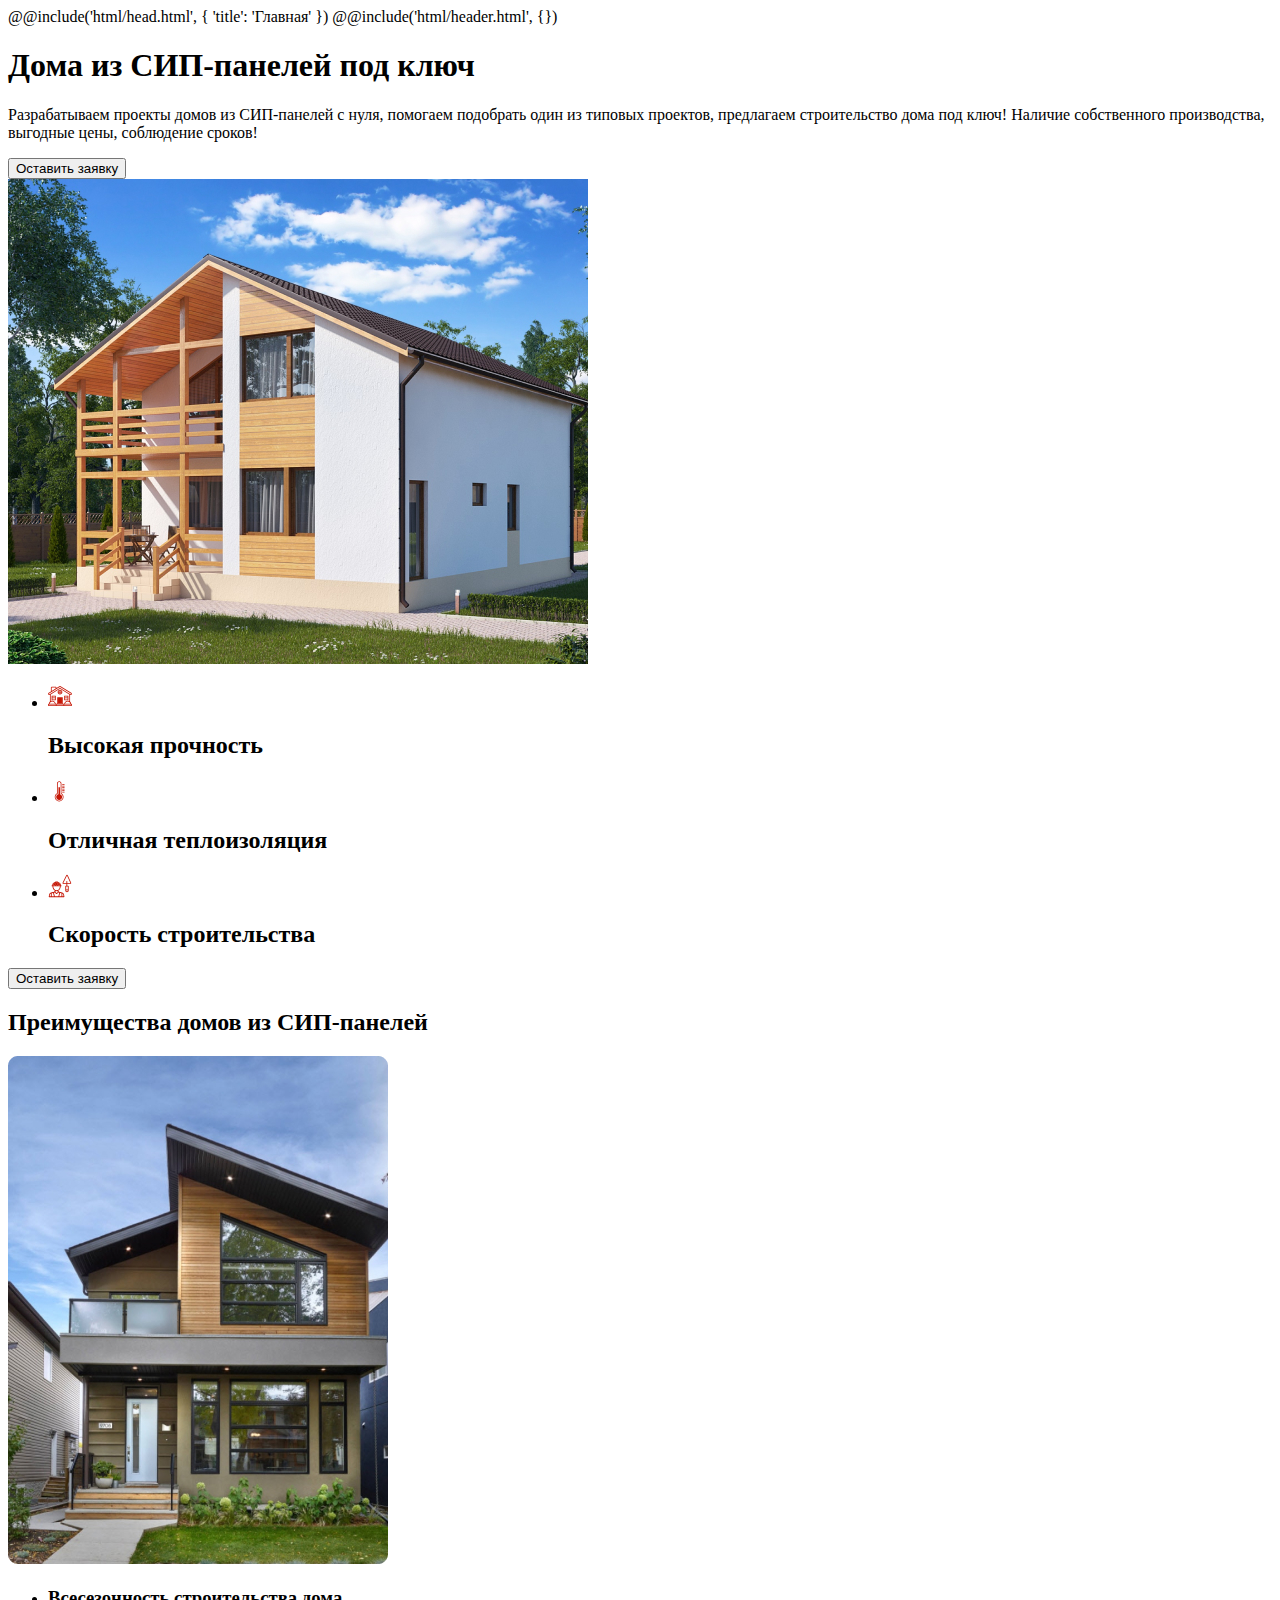
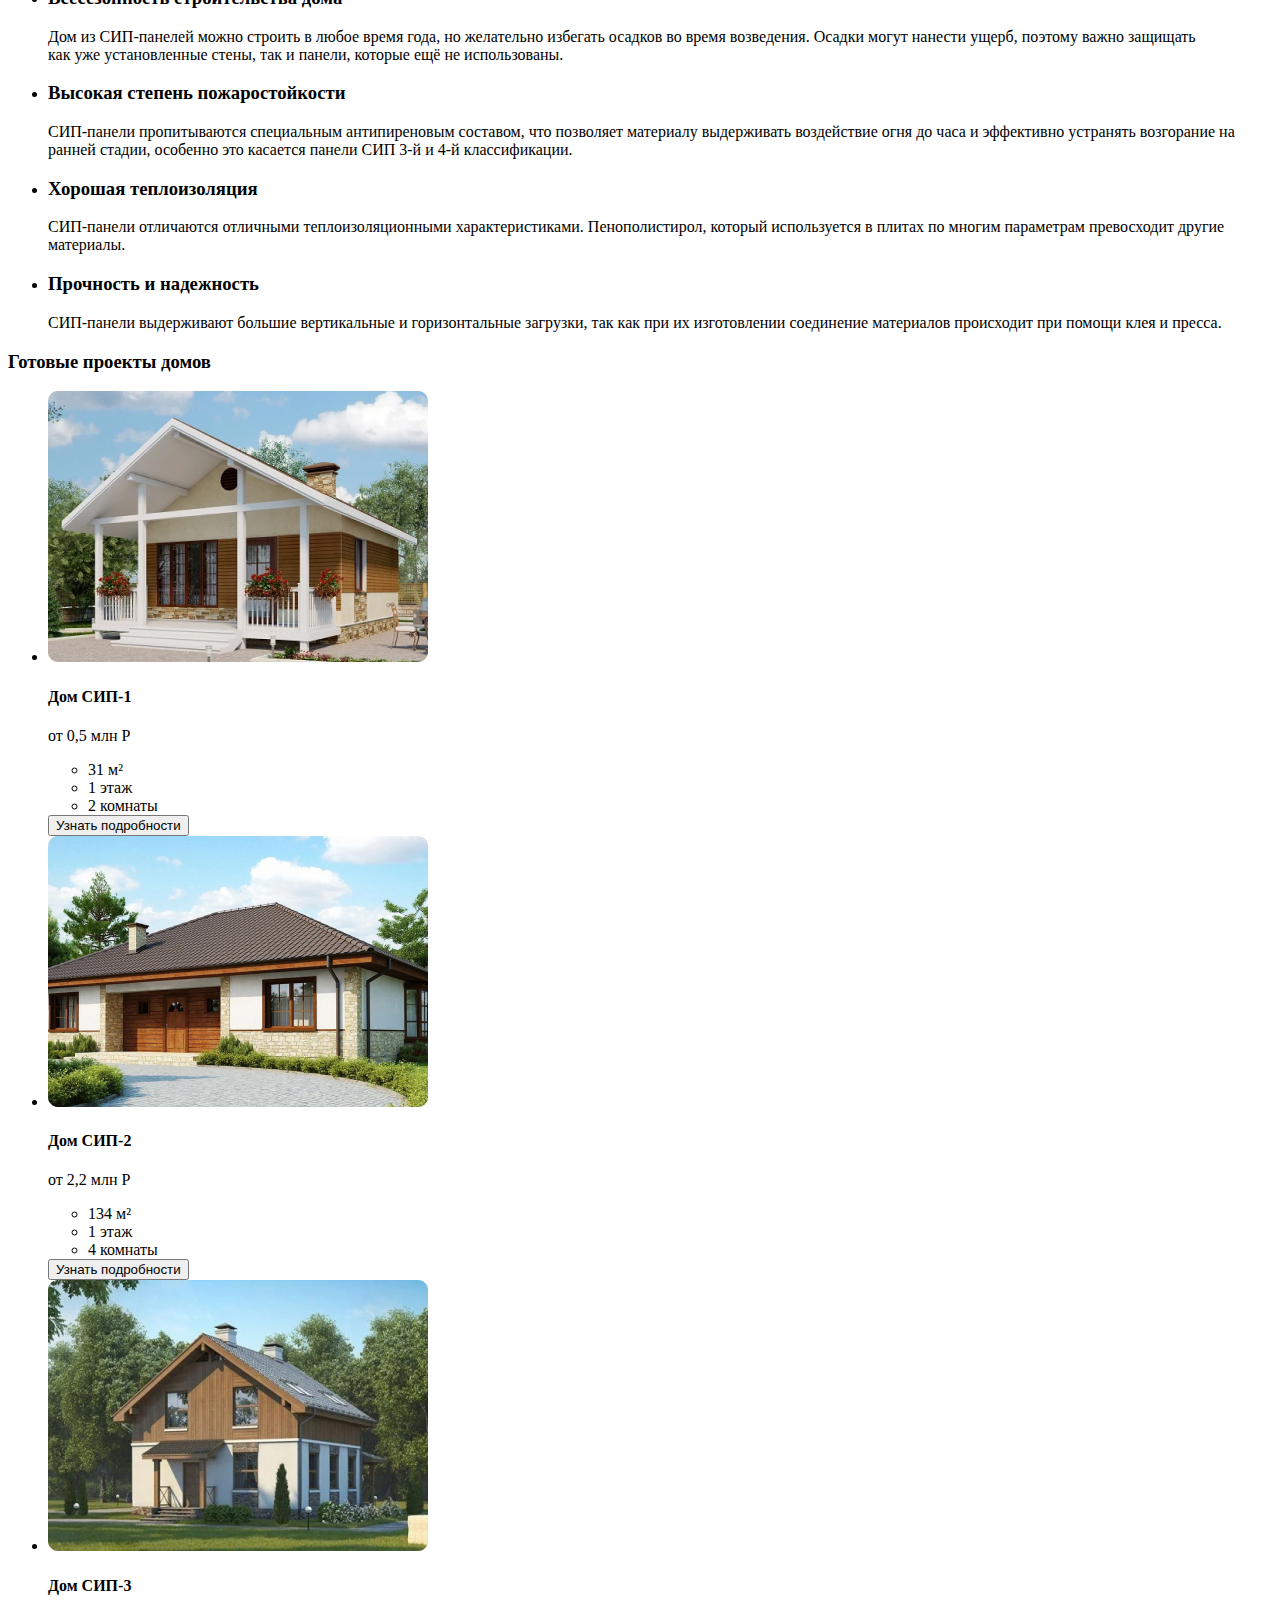
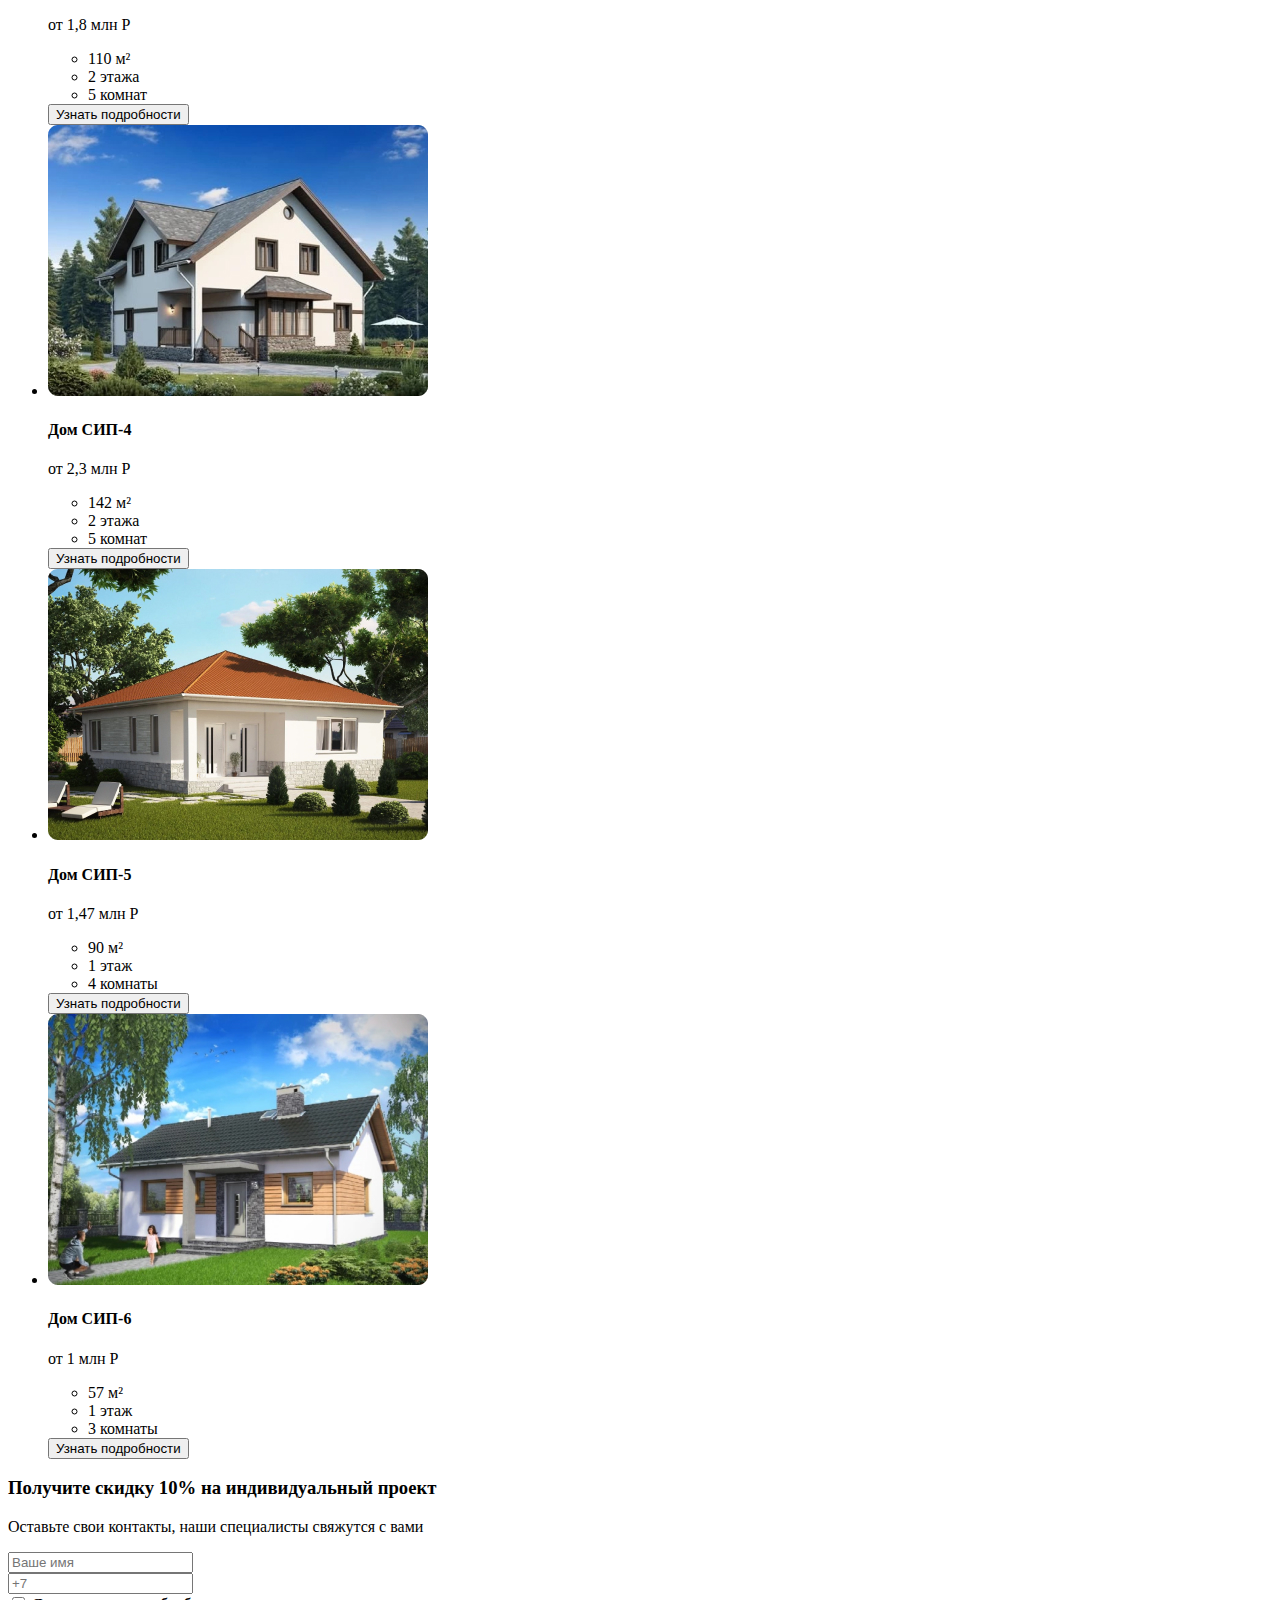
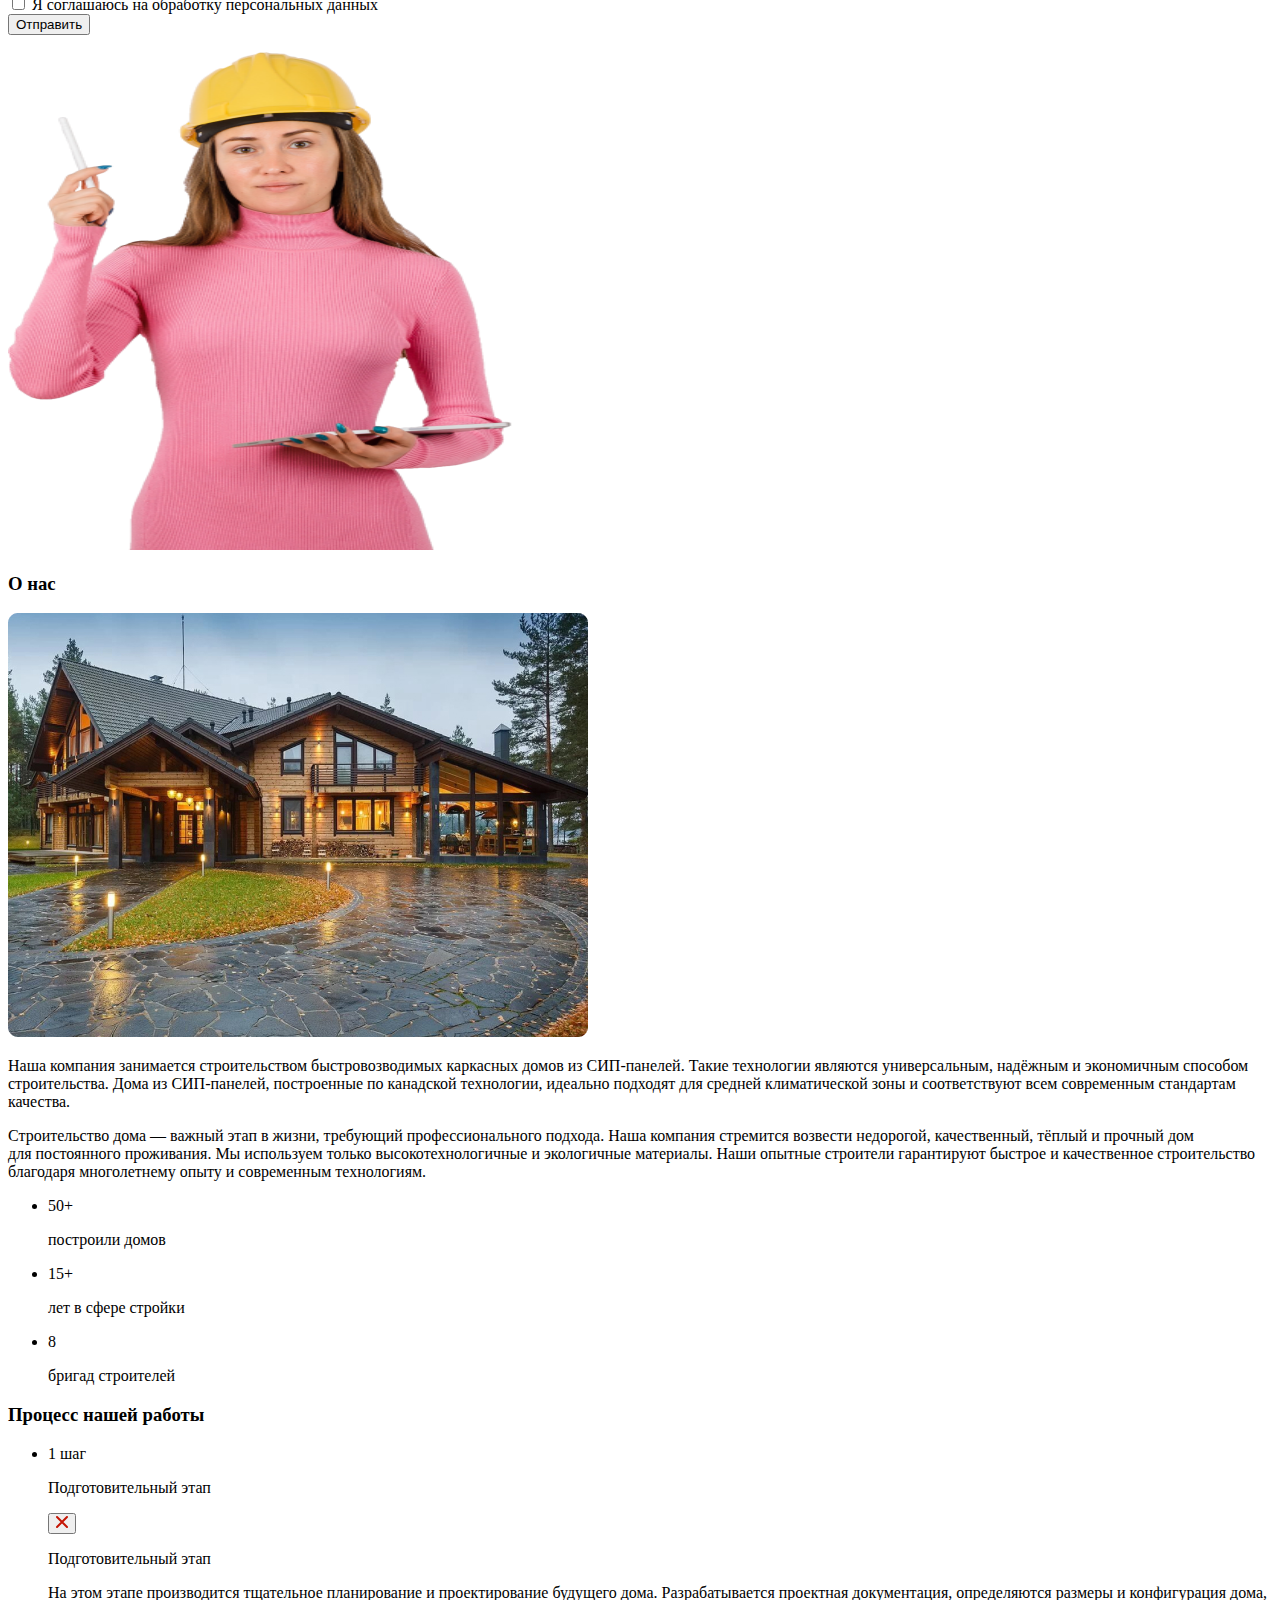
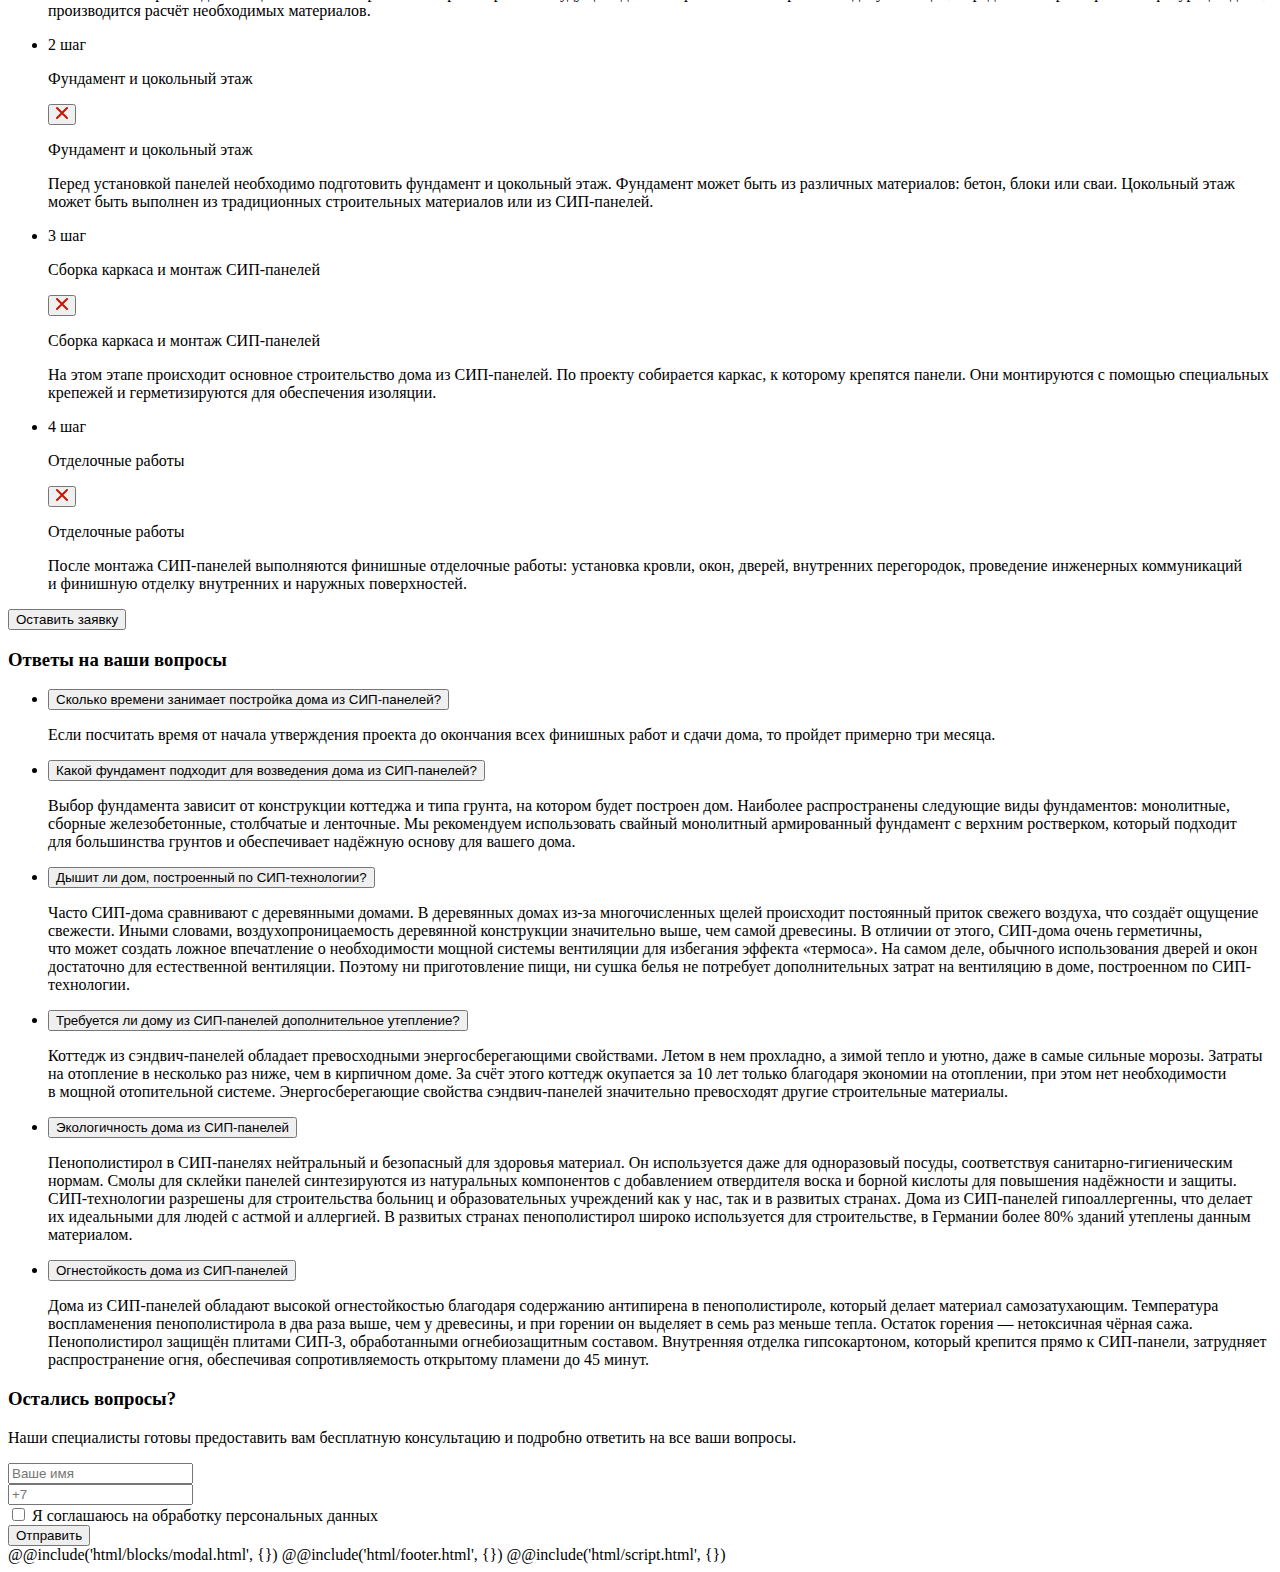
<file: src/index.html>
<!DOCTYPE html>
<html lang="ru">
@@include('html/head.html', {
'title': 'Главная'
})

<body>
    @@include('html/header.html', {})
    <main class="main">
        <section class="hero">
            <div class="hero__container container">
                <div class="hero__wrapper">
                    <h1>Дома из СИП-панелей под ключ</h1>
                    <p class="hero__subtitle">Разрабатываем проекты домов из СИП-панелей с нуля, помогаем подобрать один
                        из типовых проектов, предлагаем строительство дома под ключ! Наличие собственного производства,
                        выгодные цены, соблюдение сроков!</p>
                    <button class="hero__button" data-type="repair" type="button">Оставить заявку</button>
                </div>
                <div class="hero__img-wrapper -ibg">
                    <img src="./images/hero-photo.jpg" width="580" height="485" alt="изображение типового дома">
                </div>
            </div>
        </section>
        <section class="advantages">
            <div class="container advantages__container">
                <ul class="advantages__list">
                    <li class="advantages__item">
                        <svg width="24" height="24" viewBox="0 0 24 24" fill="none" xmlns="http://www.w3.org/2000/svg">
                            <g clip-path="url(#clip0_178_11965)">
                                <path
                                    d="M7.40936 11.6754H4.02687C3.81087 11.6754 3.63574 11.8505 3.63574 12.0665V15.8894C3.63574 16.1054 3.81087 16.2805 4.02687 16.2805H7.40936C7.62536 16.2805 7.80048 16.1054 7.80048 15.8894V12.0666C7.80048 11.8505 7.62536 11.6754 7.40936 11.6754ZM7.01819 15.4983H4.41799V14.3691H7.01819V15.4983ZM7.01819 13.5869H4.41799V12.4578H7.01819V13.5869Z"
                                    fill="#C51605" />
                                <path
                                    d="M23.3516 19.7308H23.1759C23.0798 18.8735 22.6723 18.1092 22.0689 17.5542V10.9842C22.2338 11.0633 22.4141 11.1054 22.5978 11.1054C23.0243 11.1054 23.4135 10.8895 23.6388 10.5278C23.9962 9.95424 23.8202 9.19688 23.2466 8.83946L12.6481 2.23727C12.4534 2.116 12.2293 2.05188 12 2.05188C11.7707 2.05188 11.5466 2.11596 11.352 2.23722L8.44203 4.05002V3.57302C8.44203 3.06982 8.03263 2.66036 7.52938 2.66036H3.80048C3.29728 2.66036 2.88782 3.06982 2.88782 3.57302V7.50995L0.75342 8.83951C0.179859 9.19683 0.00389059 9.95419 0.361218 10.5278C0.58664 10.8896 0.975795 11.1055 1.40226 11.1055C1.58583 11.1055 1.76601 11.0634 1.93073 10.9845V17.5542C1.3274 18.1093 0.919873 18.8735 0.823733 19.7308H0.648374C0.290906 19.7308 0 20.0216 0 20.3791V21.2997C0 21.6572 0.290906 21.9482 0.648421 21.9482H23.3516C23.7091 21.9482 24 21.6573 24 21.2997V20.3791C24 20.0216 23.7091 19.7308 23.3516 19.7308ZM22.3875 19.7308H17.0296C17.2197 18.4225 18.3484 17.4143 19.7085 17.4143C21.0686 17.4143 22.1973 18.4225 22.3875 19.7308ZM3.67007 3.57302C3.67007 3.50233 3.72979 3.44266 3.80043 3.44266H7.52933C7.60002 3.44266 7.65969 3.50238 7.65969 3.57302V4.53733L3.67002 7.02264L3.67007 3.57302ZM1.63575 10.256C1.56525 10.3 1.48448 10.3232 1.40222 10.3232C1.24767 10.3232 1.10672 10.245 1.02515 10.1141C0.89592 9.90666 0.959623 9.63277 1.167 9.50349L11.7657 2.90125C11.8361 2.85738 11.9171 2.83422 12.0001 2.83422C12.083 2.83422 12.164 2.85738 12.2344 2.9013L22.833 9.50344C23.0405 9.63277 23.1042 9.90671 22.9749 10.1141C22.8934 10.2451 22.7525 10.3231 22.5979 10.3231C22.5155 10.3231 22.4348 10.2999 22.3643 10.256L12.2068 3.92856C12.0803 3.84972 11.9198 3.84972 11.7932 3.92856L1.63575 10.256ZM4.29116 17.4143C5.65129 17.4143 6.77994 18.4225 6.97011 19.7308H1.61217C1.80234 18.4225 2.93099 17.4143 4.29116 17.4143ZM7.75634 21.1659H0.782295V20.513H7.75639L7.75634 21.1659ZM15.461 21.1659H8.53864V20.513H11.9998H15.461V21.1659ZM10.0275 19.7308V14.0103H13.9725V19.7308H10.0275ZM14.7548 19.7308V13.6192C14.7548 13.4031 14.5797 13.228 14.3637 13.228H9.63636C9.42036 13.228 9.24523 13.4031 9.24523 13.6192V19.7308H7.75855C7.56341 17.9901 6.08319 16.6321 4.29121 16.6321C3.72341 16.6321 3.1874 16.7693 2.71307 17.0109V10.5067L12.0001 4.72141L21.2867 10.5064V17.0109C20.8124 16.7692 20.2764 16.6321 19.7086 16.6321C17.9165 16.6321 16.4364 17.9901 16.2413 19.7308H14.7548ZM23.2177 21.1659H16.2433V20.513H23.2177V21.1659Z"
                                    fill="#C51605" />
                                <path d="M10.0275 19.7308V14.0103H13.9725V19.7308H10.0275Z" fill="#C51605" />
                                <path
                                    d="M20.364 15.8893V12.0665C20.364 11.8505 20.1888 11.6754 19.9728 11.6754H16.5903C16.3743 11.6754 16.1992 11.8505 16.1992 12.0665V15.8894C16.1992 16.1054 16.3743 16.2805 16.5903 16.2805H19.9728C20.1888 16.2805 20.364 16.1054 20.364 15.8893ZM19.5817 15.4982H16.9815V14.3691H19.5817V15.4982ZM19.5817 13.5868H16.9815V12.4578H19.5817V13.5868Z"
                                    fill="#C51605" />
                                <path
                                    d="M11.9997 14.6333C11.2734 14.6333 10.6826 15.2241 10.6826 15.9503C10.6826 16.6766 11.2734 17.2674 11.9997 17.2674C12.7259 17.2674 13.3168 16.6766 13.3168 15.9503C13.3168 15.2241 12.7259 14.6333 11.9997 14.6333ZM11.9997 16.4851C11.7048 16.4851 11.4649 16.2452 11.4649 15.9503C11.4649 15.6555 11.7048 15.4156 11.9997 15.4156C12.2946 15.4156 12.5345 15.6555 12.5345 15.9503C12.5345 16.2452 12.2946 16.4851 11.9997 16.4851Z"
                                    fill="#C51605" />
                                <path
                                    d="M11.9998 5.75793C10.6984 5.75793 9.63965 6.8167 9.63965 8.11804C9.63965 9.41938 10.6984 10.4781 11.9998 10.4781C13.3011 10.4781 14.3599 9.41938 14.3599 8.11804C14.3599 6.81665 13.3012 5.75793 11.9998 5.75793ZM11.6086 9.64672C11.0524 9.50436 10.6135 9.06543 10.4711 8.50916H11.6086V9.64672ZM11.6086 7.72687H10.4711C10.6135 7.1706 11.0524 6.73176 11.6086 6.58931V7.72687ZM12.3909 9.64672V8.50916H13.5285C13.3861 9.06547 12.9472 9.50427 12.3909 9.64672ZM12.3909 7.72687V6.58931C12.9472 6.73176 13.3861 7.17051 13.5285 7.72687H12.3909Z"
                                    fill="#C51605" />
                            </g>
                            <defs>
                                <clipPath id="clip0_178_11965">
                                    <rect width="24" height="24" fill="white" />
                                </clipPath>
                            </defs>
                        </svg>
                        <h2>Высокая прочность</h2>
                    </li>
                    <li class="advantages__item">
                        <svg width="24" height="24" viewBox="0 0 24 24" fill="none" xmlns="http://www.w3.org/2000/svg">
                            <path
                                d="M14.2189 13.4348V12.7471H16.5162V13.4348H14.2189ZM14.2189 11.2313H16.5162V11.9656H14.2189V11.2313ZM14.2189 9.76131H16.5162V10.4963H14.2189V9.76131ZM14.2189 8.24481H16.5162V8.97906L14.2189 8.93256V8.24481ZM14.2189 6.68181H16.5162V7.46331H14.2189V6.68181ZM14.2189 5.21256H16.5162V5.94756H14.2189V5.21256ZM15.5494 18.1148C15.5494 20.5493 13.5754 22.5233 11.1409 22.5233C8.70642 22.5233 6.73242 20.5493 6.73242 18.1148C6.73242 16.4453 7.61367 14.9941 8.98167 14.2456V4.43031C8.98167 3.21306 10.0152 2.22681 11.2324 2.22681C12.4497 2.22681 13.4367 3.21306 13.4367 4.43031V14.3566C14.7027 15.1321 15.5494 16.5226 15.5494 18.1148ZM12.7024 14.8013V4.43031C12.7024 3.61881 12.0447 2.96106 11.2332 2.96106C10.4217 2.96106 9.76392 3.61881 9.76392 4.43031V14.7136C8.41842 15.2596 7.46742 16.5736 7.46742 18.1148C7.46742 20.1436 9.11217 21.7883 11.1409 21.7883C13.1697 21.7883 14.8137 20.1436 14.8137 18.1148C14.8144 16.6463 13.9474 15.3901 12.7024 14.8013ZM11.1409 21.0541C9.51717 21.0541 8.20167 19.7378 8.20167 18.1148C8.20167 16.7131 9.18492 15.5453 10.4982 15.2513V8.24481H11.9682V15.3083C13.1854 15.6676 14.0802 16.7813 14.0802 18.1148C14.0802 19.7378 12.7647 21.0541 11.1409 21.0541Z"
                                fill="#C51605" />
                        </svg>
                        <h2>Отличная теплоизоляция</h2>
                    </li>
                    <li class="advantages__item">
                        <svg width="24" height="24" viewBox="0 0 24 24" fill="none" xmlns="http://www.w3.org/2000/svg">
                            <g clip-path="url(#clip0_178_11971)">
                                <path
                                    d="M15.9996 23.1495C16.126 23.1495 16.2457 23.0938 16.327 22.9969C16.4082 22.9001 16.4427 22.772 16.4208 22.6478C16.4202 22.6456 16.2479 21.6664 16.1004 20.6353C15.8504 18.8842 13.7071 18.3581 13.4485 18.3008C13.4482 18.3008 13.4479 18.3005 13.4476 18.3005C13.4476 18.3005 11.6918 17.9147 11.2517 17.7794C10.7581 17.6272 10.3793 17.2673 10.1786 16.8057C11.7574 16.0817 12.595 14.2872 12.73 12.4807V12.2674H13.3527C13.589 12.2674 13.7802 12.0759 13.7802 11.8399C13.7802 11.6038 13.589 11.4123 13.3527 11.4123H12.9413L12.8948 10.9425C12.7712 9.69319 11.9133 8.65496 10.7097 8.29866L10.0748 8.10994V7.90008C10.0748 7.66402 9.88352 7.47253 9.64723 7.47253H7.53842C7.30263 7.47253 7.11115 7.6635 7.11087 7.89896L7.11031 8.10746L6.46034 8.30035C5.26118 8.65608 4.40384 9.68935 4.27638 10.9325L4.22684 11.4124H3.82432C3.58826 11.4124 3.39677 11.6039 3.39677 11.8399C3.39677 12.076 3.58831 12.2675 3.82432 12.2675H4.46482L4.4651 12.513C4.59898 14.2892 5.43157 16.0729 7.0009 16.7997C6.80046 17.2648 6.42082 17.6267 5.92615 17.7795C5.48552 17.9148 3.72935 18.3006 3.72935 18.3006C3.72907 18.3006 3.72907 18.3008 3.72851 18.3008C3.47074 18.3579 1.32659 18.884 1.0766 20.6354C0.929087 21.6664 0.756774 22.6457 0.756493 22.6479C0.734509 22.7721 0.769009 22.9001 0.850009 22.997C0.93129 23.0939 1.05124 23.1495 1.17762 23.1495L15.9996 23.1495ZM13.4546 19.1863V22.2944H11.2704L12.1091 18.8784C12.4116 18.948 13.3466 19.1543 13.4546 19.1863ZM15.2539 20.7567C15.3374 21.3402 15.429 21.9069 15.4933 22.2944H14.3097V19.5506C14.7473 19.805 15.1732 20.1911 15.2539 20.7567ZM10.4665 9.11813C11.3355 9.37589 11.9546 10.1247 12.0439 11.0271L12.0821 11.4123H10.0748V9.00178L10.4665 9.11813ZM9.21973 8.32763V11.4124H7.95851L7.96521 8.32763H9.21973ZM5.12707 11.0198C5.21895 10.1224 5.83798 9.37697 6.7031 9.11982L7.10838 8.99958L7.10337 11.4124H5.08643L5.12707 11.0198ZM5.31912 12.4807V12.2674H11.8758L11.876 12.4484C11.7324 14.3596 10.6627 16.288 8.59704 16.288C6.5314 16.288 5.46167 14.3596 5.31912 12.4807ZM8.59704 17.1431C8.86174 17.1431 9.10976 17.1136 9.34859 17.0683C9.47773 17.3967 9.67038 17.6898 9.91226 17.9356L8.60707 18.9959L7.27596 17.9209C7.50729 17.6801 7.69432 17.392 7.82571 17.0647C8.0704 17.1125 8.32507 17.1431 8.59704 17.1431ZM5.07082 18.8778L5.9404 22.2944H3.72246V19.1863C3.83074 19.1543 4.76717 18.9474 5.07082 18.8778ZM1.92321 20.7567C2.00393 20.1911 2.42984 19.805 2.86741 19.5506V22.2944H1.6841C1.74837 21.9069 1.83968 21.3396 1.92321 20.7567ZM6.82282 22.2944L5.90145 18.6746C6.00279 18.6476 6.43756 18.5015 6.55976 18.4411L8.33899 19.8782C8.41751 19.9417 8.51243 19.9734 8.60759 19.9734C8.70335 19.9734 8.79856 19.9417 8.87731 19.8777L10.6346 18.4503C10.7517 18.5068 11.1762 18.6479 11.2784 18.6752L10.3899 22.2944H6.82282Z"
                                    fill="#C51605" />
                                <path d="M9.21973 8.32763V11.4124H7.95851L7.96521 8.32763H9.21973Z" fill="#C51605" />
                                <path
                                    d="M5.12707 11.0198C5.21895 10.1224 5.83798 9.37697 6.7031 9.11982L7.10838 8.99958L7.10337 11.4124H5.08643L5.12707 11.0198Z"
                                    fill="#C51605" />
                                <path
                                    d="M10.4665 9.11813C11.3355 9.37589 11.9546 10.1247 12.0439 11.0271L12.0821 11.4123H10.0748V9.00178L10.4665 9.11813Z"
                                    fill="#C51605" />
                                <path
                                    d="M15.4386 10.0317H18.4225V11.7486H17.8967C17.5666 11.7486 17.298 12.0169 17.298 12.3471V16.5424C17.298 17.4794 18.0604 18.2415 18.9973 18.2415C19.9343 18.2415 20.6967 17.4794 20.6967 16.5424V12.3471C20.6967 12.0169 20.4281 11.7486 20.098 11.7486H19.2777V10.0317H22.2889C22.6174 10.0317 22.9194 9.86696 23.097 9.59082C23.2746 9.31468 23.2993 8.97174 23.1635 8.67338L19.8605 1.41329C19.7024 1.0659 19.3672 0.850464 18.9856 0.850464C18.6157 0.850464 18.285 1.057 18.1227 1.38934L14.5753 8.64938C14.4289 8.94892 14.447 9.29682 14.6235 9.57967C14.8003 9.86246 15.1051 10.0317 15.4386 10.0317ZM19.8416 16.5424C19.8416 17.0079 19.4627 17.3864 18.9973 17.3864C18.5319 17.3864 18.153 17.0079 18.153 16.5424V16.2496H19.8415V16.5424H19.8416ZM19.8416 15.3945H18.1531V12.6037H19.8416V15.3945ZM15.3436 9.02462L18.891 1.76457C18.9102 1.72506 18.9419 1.70556 18.9856 1.70556C19.0168 1.70556 19.0588 1.71615 19.0822 1.76734L22.3852 9.02738C22.4047 9.07079 22.3919 9.1059 22.378 9.12817C22.3635 9.15043 22.3368 9.17659 22.2889 9.17659H19.2777V7.35226C19.2777 7.1162 19.0861 6.92471 18.8501 6.92471C18.6141 6.92471 18.4226 7.11624 18.4226 7.35226V9.17659H15.4386C15.3902 9.17659 15.3632 9.14931 15.349 9.12704C15.3347 9.10421 15.3225 9.06807 15.3436 9.02462Z"
                                    fill="#C51605" />
                            </g>
                            <defs>
                                <clipPath id="clip0_178_11971">
                                    <rect width="24" height="24" fill="white" />
                                </clipPath>
                            </defs>
                        </svg>
                        <h2>Скорость строительства</h2>
                    </li>
                </ul>
                <button class="advantages__button open-modal" data-type="repair" type="button">Оставить заявку</button>
            </div>
        </section>
        <section class="whywe">
            <div class="container whywe__container">
                <h2 class="whywe__title title">Преимущества домов из СИП-панелей</h2>
                <div class="whywe__wrapper">
                    <div class="whywe__img-wrapper -ibg">
                        <img class="whywe__img" src="./images/whywe-photo.jpg" width="380" height="508"
                            alt="фото типового дома">
                    </div>
                    <ul class="whywe__list">
                        <li class="whywe__item">
                            <h3>Всесезонность строительства дома</h3>
                            <p>Дом из СИП-панелей можно строить в любое время года, но желательно избегать осадков
                                во время возведения. Осадки могут нанести ущерб, поэтому важно защищать
                                как уже установленные стены, так и панели, которые ещё не использованы.</p>
                        </li>
                        <li class="whywe__item">
                            <h3>Высокая степень пожаростойкости</h3>
                            <p>СИП-панели пропитываются специальным антипиреновым составом, что позволяет материалу
                                выдерживать воздействие огня до часа и эффективно устранять возгорание на ранней стадии,
                                особенно это касается панели СИП 3-й и 4-й классификации.</p>
                        </li>
                        <li class="whywe__item">
                            <h3>Хорошая теплоизоляция</h3>
                            <p>СИП-панели отличаются отличными теплоизоляционными характеристиками. Пенополистирол,
                                который используется в плитах по многим параметрам превосходит другие материалы.</p>
                        </li>
                        <li class="whywe__item">
                            <h3>Прочность и надежность</h3>
                            <p>СИП-панели выдерживают большие вертикальные и горизонтальные загрузки,
                                так как при их изготовлении соединение материалов происходит при помощи клея и пресса.
                            </p>
                        </li>
                    </ul>
                </div>
            </div>
        </section>
        <section class="projects" id="catalog">
            <div class="container projects__container">
                <h3 class="projects__title title">Готовые проекты домов</h3>
                <ul class="projects__list">
                    <li class="projects__card projects-card">
                        <div class="projects-card__img-wrapper -ibg">
                            <img class="projects-card__img" src="./images/projects-sip1.jpg"
                                alt="фото типового дома сип-1">
                        </div>
                        <div class="projects-card__text-wrapper">
                            <h4 class="projects-card__title">Дом СИП-1</h4>
                            <p class="projects-card__price">от 0,5 млн Р</p>
                        </div>
                        <ul class="projects-card__points">
                            <li class="projects-card__point">31 м²</li>
                            <li class="projects-card__point">1 этаж</li>
                            <li class="projects-card__point">2 комнаты</li>
                        </ul>
                        <button class="projects-card__button open-modal" data-type="repair">Узнать подробности</button>
                    </li>
                    <li class="projects__card projects-card">
                        <div class="projects-card__img-wrapper -ibg">
                            <img class="projects-card__img" src="./images/projects-sip2.jpg"
                                alt="фото типового дома сип-2">
                        </div>
                        <div class="projects-card__text-wrapper">
                            <h4 class="projects-card__title">Дом СИП-2</h4>
                            <p class="projects-card__price">от 2,2 млн Р</p>
                        </div>
                        <ul class="projects-card__points">
                            <li class="projects-card__point">134 м²</li>
                            <li class="projects-card__point">1 этаж</li>
                            <li class="projects-card__point">4 комнаты</li>
                        </ul>
                        <button class="projects-card__button open-modal" data-type="repair">Узнать подробности</button>
                    </li>
                    <li class="projects__card projects-card">
                        <div class="projects-card__img-wrapper -ibg">
                            <img class="projects-card__img" src="./images/projects-sip3.jpg"
                                alt="фото типового дома сип-3">
                        </div>
                        <div class="projects-card__text-wrapper">
                            <h4 class="projects-card__title">Дом СИП-3</h4>
                            <p class="projects-card__price">от 1,8 млн Р</p>
                        </div>
                        <ul class="projects-card__points">
                            <li class="projects-card__point">110 м²</li>
                            <li class="projects-card__point">2 этажа</li>
                            <li class="projects-card__point">5 комнат</li>
                        </ul>
                        <button class="projects-card__button open-modal" data-type="repair">Узнать подробности</button>
                    </li>
                    <li class="projects__card projects-card">
                        <div class="projects-card__img-wrapper -ibg">
                            <img class="projects-card__img" src="./images/projects-sip4.jpg"
                                alt="фото типового дома сип-4">
                        </div>
                        <div class="projects-card__text-wrapper">
                            <h4 class="projects-card__title">Дом СИП-4</h4>
                            <p class="projects-card__price">от 2,3 млн Р</p>
                        </div>
                        <ul class="projects-card__points">
                            <li class="projects-card__point">142 м²</li>
                            <li class="projects-card__point">2 этажа</li>
                            <li class="projects-card__point">5 комнат</li>
                        </ul>
                        <button class="projects-card__button open-modal" data-type="repair">Узнать подробности</button>
                    </li>
                    <li class="projects__card projects-card">
                        <div class="projects-card__img-wrapper -ibg">
                            <img class="projects-card__img" src="./images/projects-sip5.jpg"
                                alt="фото типового дома сип-5">
                        </div>
                        <div class="projects-card__text-wrapper">
                            <h4 class="projects-card__title">Дом СИП-5</h4>
                            <p class="projects-card__price">от 1,47 млн Р</p>
                        </div>
                        <ul class="projects-card__points">
                            <li class="projects-card__point">90 м²</li>
                            <li class="projects-card__point">1 этаж</li>
                            <li class="projects-card__point">4 комнаты</li>
                        </ul>
                        <button class="projects-card__button open-modal" data-type="repair">Узнать подробности</button>
                    </li>
                    <li class="projects__card projects-card">
                        <div class="projects-card__img-wrapper -ibg">
                            <img class="projects-card__img" src="./images/projects-sip6.jpg"
                                alt="фото типового дома сип-6">
                        </div>
                        <div class="projects-card__text-wrapper">
                            <h4 class="projects-card__title">Дом СИП-6</h4>
                            <p class="projects-card__price">от 1 млн Р</p>
                        </div>
                        <ul class="projects-card__points">
                            <li class="projects-card__point">57 м²</li>
                            <li class="projects-card__point">1 этаж</li>
                            <li class="projects-card__point">3 комнаты</li>
                        </ul>
                        <button class="projects-card__button open-modal" data-type="repair">Узнать подробности</button>
                    </li>
                </ul>
            </div>
        </section>
        <section class="form">
            <div class="form__container container">
                <div class="form__cover">
                    <h3 class="form__title">Получите скидку 10% на индивидуальный проект</h3>
                    <p class="form__subtitle">Оставьте свои контакты, наши специалисты свяжутся с вами</p>

                    <form class="form__wrapper">
                        <div class="form__input-block">
                            <input type="text" name="name" class="form__input" placeholder="Ваше имя" required>
                        </div>
                        <div class="form__input-block form__input-block--tel">
                            <input type="tel" name="phone" class="form__input" placeholder="+7" required>
                        </div>
                        <div class="form__checkbox-block">
                            <input class="form__checkbox" type="checkbox" name="form-checkbox" id="agreement" required>
                            <label for="agreement" class="form__checkbox-label">Я соглашаюсь на обработку персональных
                                данных</label>
                        </div>
                        <button class="form__button" type="submit">Отправить</button>
                    </form>
                </div>
                <img class="form__photo" src="./images/form-photo.png" width="506" height="515" alt="баннер формы">
            </div>
        </section>
        <section class="about" id="about">
            <div class="about__container container">
                <h3 class="about__title title">О нас</h3>
                <div class="about__wrapper">
                    <div class="about-imgBx -ibg">
                        <img src="./images/about-photo.jpg" width="580" height="424" alt="баннер блока О нас ">
                    </div>
                    <div class="about__texts">
                        <div class="about__texts-wrapper">
                            <p>Наша компания занимается строительством быстровозводимых каркасных домов из СИП-панелей.
                                Такие технологии являются универсальным, надёжным и экономичным способом строительства.
                                Дома из СИП-панелей, построенные по канадской технологии, идеально подходят для средней
                                климатической зоны и соответствуют всем современным стандартам качества.</p>
                            <p>Строительство дома&nbsp;&mdash; важный этап в&nbsp;жизни, требующий профессионального
                                подхода. Наша компания стремится возвести недорогой, качественный, тёплый и&nbsp;прочный
                                дом для&nbsp;постоянного проживания. Мы&nbsp;используем только высокотехнологичные
                                и&nbsp;экологичные материалы. Наши опытные строители гарантируют быстрое
                                и&nbsp;качественное строительство благодаря многолетнему опыту и&nbsp;современным
                                технологиям.</p>
                        </div>
                        <ul class="about__points">
                            <li>
                                <p class="about__point-title">50+</p>
                                <p class="about__point">построили домов</p>
                            </li>
                            <li>
                                <p class="about__point-title">15+</p>
                                <p class="about__point">лет в сфере<span class="only-mobile"> стройки</span></p>
                            </li>
                            <li>
                                <p class="about__point-title">8</p>
                                <p class="about__point">бригад строителей</p>
                            </li>
                        </ul>
                    </div>
                </div>
            </div>
        </section>
        <section class="process" id="process">
            <div class="process__container container">
                <h3 class="process__title title">Процесс нашей работы</h3>
                <ul class="process__list">
                    <li class="process__item">
                        <p class="proccess__step">1 шаг</p>
                        <p class="process__item-heading">Подготовительный этап</p>
                        <div class="process__item-wrapper">
                            <button class="process__item-close only-mobile" type="button">
                                <svg width="12" height="12" viewBox="0 0 12 12" fill="none"
                                    xmlns="http://www.w3.org/2000/svg">
                                    <path d="M1 1L11 11M11 1L1 11" stroke="#C51605" stroke-width="2"
                                        stroke-linecap="round" />
                                </svg>
                            </button>
                            <p class="process__item-heading process__item-heading--hidden">Подготовительный этап</p>
                            <p class="process__description">На этом этапе производится тщательное планирование
                                и проектирование будущего дома. Разрабатывается проектная документация, определяются
                                размеры
                                и конфигурация дома, производится расчёт необходимых материалов.</p>
                        </div>
                    </li>
                    <li class="process__item">
                        <p class="proccess__step">2 шаг</p>
                        <p class="process__item-heading">Фундамент и цокольный этаж</p>
                        <div class="process__item-wrapper">
                            <button class="process__item-close only-mobile" type="button">
                                <svg width="12" height="12" viewBox="0 0 12 12" fill="none"
                                    xmlns="http://www.w3.org/2000/svg">
                                    <path d="M1 1L11 11M11 1L1 11" stroke="#C51605" stroke-width="2"
                                        stroke-linecap="round" />
                                </svg>
                            </button>
                            <p class="process__item-heading process__item-heading--hidden">Фундамент и цокольный этаж
                            </p>
                            <p class="process__description">Перед установкой панелей необходимо подготовить фундамент
                                и цокольный этаж. Фундамент может быть из различных материалов: бетон, блоки или сваи.
                                Цокольный этаж может быть выполнен из традиционных строительных материалов или
                                из СИП-панелей.</p>
                        </div>
                    </li>
                    <li class="process__item">
                        <p class="proccess__step">3 шаг</p>
                        <p class="process__item-heading">Сборка каркаса и монтаж СИП-панелей</p>
                        <div class="process__item-wrapper">
                            <button class="process__item-close only-mobile" type="button">
                                <svg width="12" height="12" viewBox="0 0 12 12" fill="none"
                                    xmlns="http://www.w3.org/2000/svg">
                                    <path d="M1 1L11 11M11 1L1 11" stroke="#C51605" stroke-width="2"
                                        stroke-linecap="round" />
                                </svg>
                            </button>
                            <p class="process__item-heading process__item-heading--hidden">Сборка каркаса и монтаж
                                СИП-панелей</p>
                            <p class="process__description">На этом этапе происходит основное строительство дома
                                из СИП-панелей. По проекту собирается каркас, к которому крепятся панели.
                                Они монтируются
                                с помощью специальных крепежей и герметизируются для обеспечения изоляции.</p>
                        </div>
                    </li>
                    <li class="process__item">
                        <p class="proccess__step">4 шаг</p>
                        <p class="process__item-heading">Отделочные работы</p>
                        <div class="process__item-wrapper">
                            <button class="process__item-close only-mobile" type="button">
                                <svg width="12" height="12" viewBox="0 0 12 12" fill="none"
                                    xmlns="http://www.w3.org/2000/svg">
                                    <path d="M1 1L11 11M11 1L1 11" stroke="#C51605" stroke-width="2"
                                        stroke-linecap="round" />
                                </svg>
                            </button>
                            <p class="process__item-heading process__item-heading--hidden">Отделочные работы</p>
                            <p class="process__description">После монтажа СИП-панелей выполняются финишные отделочные
                                работы: установка кровли, окон, дверей, внутренних перегородок, проведение инженерных
                                коммуникаций и финишную отделку внутренних и наружных поверхностей.</p>
                        </div>
                    </li>
                </ul>
                <button class="process__button open-modal" data-type="repair" type="button">Оставить заявку</button>
            </div>
        </section>
        <section class="faq" id="faq">
            <div class="faq__container container">
                <h3 class="faq__title title">Ответы на ваши вопросы</h3>
                <ul class="faq__accordion">
                    <li class="faq__accordion-item">
                        <button type="button" class="faq__accordion-heading">Сколько времени занимает постройка дома из
                            СИП-панелей?</button>
                        <p class="faq__accordion-text">Если посчитать время от начала утверждения проекта до окончания
                            всех финишных работ и сдачи дома, то пройдет примерно три месяца.</p>
                    </li>
                    <li class="faq__accordion-item">
                        <button type="button" class="faq__accordion-heading">Какой фундамент подходит для возведения
                            дома из СИП-панелей?</button>
                        <p class="faq__accordion-text">Выбор фундамента зависит от конструкции коттеджа и типа грунта,
                            на котором будет построен дом. Наиболее распространены следующие виды фундаментов:
                            монолитные, сборные железобетонные, столбчатые и ленточные. Мы рекомендуем использовать
                            свайный монолитный армированный фундамент с верхним ростверком, который подходит
                            для большинства грунтов и обеспечивает надёжную основу для вашего дома.</p>
                    </li>
                    <li class="faq__accordion-item">
                        <button type="button" class="faq__accordion-heading">Дышит ли дом, построенный по
                            СИП-технологии?
                        </button>
                        <p class="faq__accordion-text">Часто СИП-дома сравнивают с деревянными домами. В деревянных
                            домах из-за многочисленных щелей происходит постоянный приток свежего воздуха, что создаёт
                            ощущение свежести. Иными словами, воздухопроницаемость деревянной конструкции значительно
                            выше, чем самой древесины. В отличии от этого, СИП-дома очень герметичны, что может создать
                            ложное впечатление о необходимости мощной системы вентиляции для избегания эффекта
                            «термоса». На самом деле, обычного использования дверей и окон достаточно для естественной
                            вентиляции. Поэтому ни приготовление пищи, ни сушка белья не потребует дополнительных затрат
                            на вентиляцию в доме, построенном по СИП-технологии.</p>
                    </li>
                    <li class="faq__accordion-item">
                        <button type="button" class="faq__accordion-heading">Требуется ли дому из СИП-панелей
                            дополнительное утепление?</button>
                        <p class="faq__accordion-text">Коттедж из сэндвич-панелей обладает превосходными
                            энергосберегающими свойствами. Летом в нем прохладно, а зимой тепло и уютно, даже в самые
                            сильные морозы. Затраты на отопление в несколько раз ниже, чем в кирпичном доме. За счёт
                            этого коттедж окупается за 10 лет только благодаря экономии на отоплении, при этом
                            нет необходимости в мощной отопительной системе. Энергосберегающие свойства сэндвич-панелей
                            значительно превосходят другие строительные материалы.</p>
                    </li>
                    <li class="faq__accordion-item">
                        <button type="button" class="faq__accordion-heading">Экологичность дома из СИП-панелей</button>
                        <p class="faq__accordion-text">Пенополистирол в СИП-панелях нейтральный и безопасный
                            для здоровья материал. Он используется даже для одноразовый посуды, соответствуя
                            санитарно-гигиеническим нормам. Смолы для склейки панелей синтезируются из натуральных
                            компонентов с добавлением отвердителя воска и борной кислоты для повышения надёжности
                            и защиты. СИП-технологии разрешены для строительства больниц и образовательных учреждений
                            как у нас, так и в развитых странах. Дома из СИП-панелей гипоаллергенны, что делает
                            их идеальными для людей с астмой и аллергией. В развитых странах пенополистирол широко
                            используется для строительстве, в Германии более 80% зданий утеплены данным материалом.</p>
                    </li>
                    <li class="faq__accordion-item">
                        <button type="button" class="faq__accordion-heading">Огнестойкость дома из СИП-панелей</button>
                        <p class="faq__accordion-text">Дома из СИП-панелей обладают высокой огнестойкостью благодаря
                            содержанию антипирена в пенополистироле, который делает материал самозатухающим. Температура
                            воспламенения пенополистирола в два раза выше, чем у древесины, и при горении он выделяет
                            в семь раз меньше тепла. Остаток горения — нетоксичная чёрная сажа. Пенополистирол защищён
                            плитами СИП-3, обработанными огнебиозащитным составом. Внутренняя отделка гипсокартоном,
                            который крепится прямо к СИП-панели, затрудняет распространение огня, обеспечивая
                            сопротивляемость открытому пламени до 45 минут.</p>
                    </li>
                </ul>
            </div>
        </section>
        <section class="consalting">
            <div class="consalting__container container">
                <div class="consalting__form">
                    <h3 class="consalting__title">Остались вопросы?</h3>
                    <p class="consalting__subtitle">Наши специалисты готовы предоставить вам бесплатную консультацию
                        и подробно ответить на все ваши вопросы.</p>
                    <form action="" class="consalting__fields">
                        <div class="consalting__wrapper">
                            <input type="text" class="consalting__field" name="name" placeholder="Ваше имя" required>
                        </div>
                        <div class="consalting__wrapper consalting__wrapper--tel">
                            <input type="text" class="consalting__field" placeholder="+7" name="phone" required>
                        </div>
                        <div class="consalting__checkbox-block">
                            <input class="consalting__checkbox" type="checkbox" name="form-checkbox"
                                id="consalting-agreement" required>
                            <label for="consalting-agreement" class="form__checkbox-label">Я соглашаюсь на обработку
                                персональных
                                данных</label>
                        </div>
                        <button class="consalting__button" type="submit">Отправить</button>
                    </form>
                </div>
                <div class="contact-map">
                    <div itemprop="hasMap" id="map" class="contacts__map js-map" style="width: 100%; height: 100%;"
                        data-addr="Москва, ул. Декабристов, д. 20к2" data-x="55.862343" data-y="37.608949"></div>
                </div>
            </div>
        </section>
    </main>
    @@include('html/blocks/modal.html', {})
    @@include('html/footer.html', {})
    @@include('html/script.html', {})
</body>

</html>
</file>
<file: public/static/css/color.css>
:root {
    --color-main-brand: #7CAF2E;
}
</file>
<file: public/css/style.css>
@charset "UTF-8";
@font-face {
  font-family: "Nunito";
  font-display: swap;
  src: url("../fonts/nunito.woff2") format("woff2");
  font-weight: 200;
  font-style: normal;
}
@font-face {
  font-family: "Nunito";
  font-display: swap;
  src: url("../fonts/nunito.woff2") format("woff2");
  font-weight: 1000;
  font-style: normal;
}
@font-face {
  font-family: "manrope";
  font-display: swap;
  src: url("../fonts/Manrope-Regular.woff2") format("woff2");
  font-weight: 400;
  font-style: normal;
}
@font-face {
  font-family: "manrope";
  font-display: swap;
  src: url("../fonts/Manrope-ExtraBold.woff2") format("woff2");
  font-weight: 800;
  font-style: normal;
}
@font-face {
  font-family: "manrope";
  font-display: swap;
  src: url("../fonts/Manrope-Bold.woff2") format("woff2");
  font-weight: 700;
  font-style: normal;
}
@font-face {
  font-family: "AvenirNextCyr-Bold";
  font-display: swap;
  src: url("../fonts/AvenirNextCyr-Bold.woff2") format("woff2");
  font-weight: 700;
  font-style: normal;
}
@font-face {
  font-family: "AvenirNextCyr-BoldItalic";
  font-display: swap;
  src: url("../fonts/AvenirNextCyr-BoldItalic.woff2") format("woff2");
  font-weight: 700;
  font-style: normal;
}
@font-face {
  font-family: "AvenirNextCyr-Medium";
  font-display: swap;
  src: url("../fonts/AvenirNextCyr-Medium.woff2") format("woff2");
  font-weight: 500;
  font-style: normal;
}
@font-face {
  font-family: "AvenirNextCyr-Regular";
  font-display: swap;
  src: url("../fonts/AvenirNextCyr-Regular.woff2") format("woff2");
  font-weight: 400;
  font-style: normal;
}
@font-face {
  font-family: "AvenirNext-DemiBold";
  font-display: swap;
  src: url("../fonts/AvenirNext-DemiBold.woff2") format("woff2");
  font-weight: 700;
  font-style: normal;
}
/* Шаблоны (заготовки)
* @extend %имя шаблона;
*/
* {
  padding: 0;
  margin: 0;
  border: 0;
  box-sizing: border-box;
  color: #131313;
}

*:before,
*:after {
  box-sizing: border-box;
}

:focus,
:active {
  outline: none;
}

a:focus,
a:active {
  outline: none;
}

nav,
footer,
header,
aside {
  display: block;
}

html,
body {
  width: 100%;
  height: 100%;
  font-size: 1rem;
  font-family: "Manrope", sans-serif;
  font-weight: 400;
  line-height: 1;
}

input,
button,
textarea {
  font-family: inherit;
}

input::-ms-clear {
  display: none;
}

button {
  cursor: pointer;
}

button::-moz-focus-inner {
  padding: 0;
  border: 0;
}

a {
  text-decoration: none;
}
a:visited {
  text-decoration: none;
}
a:hover {
  text-decoration: none;
}

ul,
li {
  list-style: none;
}

img {
  vertical-align: top;
  max-width: 100%;
}

h1,
h2,
h3,
h4,
h5,
h6 {
  font-size: inherit;
  font-weight: 400;
}

sup {
  color: inherit;
}

/* =======================================================================================================================
* Библиотеки
* раскомментировать для использования 
*/
/* * {
  scrollbar-width: rem(8);
  scrollbar-color: $firstAccentColor #d6d6d6;
  // Chrome, Edge, and Safari
  &::-webkit-scrollbar {
    width: rem(8);
    background-color: $whiteColor;
  }
  &::-webkit-scrollbar-track {
    box-shadow: inset 0 0 rem(6) rgba(#000, 20%);
    border-radius: rem(4);
    background: #eee;
  }
  &::-webkit-scrollbar-thumb {
    border-radius: rem(4);
    border: 0 none #fff;
    background-color: lighten($firstAccentColor, 10%);
    transition: all 280ms ease-in-out;
    &:hover {
      background-color: $firstAccentColor;
    }
  }
} */
body.lock {
  overflow: hidden;
  touch-action: none;
}

html {
  font-size: 1rem/16rem;
}

/*
* (i) Стили будут применяться ко 
* всем классам содержащим *__container
* Например header__container, main__container и т.д.
*/
[class*=__container] {
  max-width: 74.375rem;
  margin: 0 auto;
  padding: 0 0.9375rem;
}

[class*=-ibg] {
  position: relative;
}
[class*=-ibg] img {
  position: absolute;
  width: 100%;
  height: 100%;
  top: 0;
  left: 0;
  object-fit: cover;
}

[class*=-ibg_contain] img {
  object-fit: contain;
}

[class*=_overlay-bg] {
  position: fixed;
  top: 0;
  left: 0;
  width: 100%;
  height: 100%;
  opacity: 0;
  visibility: hidden;
  transition: all 280ms ease-in-out 0ms;
  z-index: 2000;
  padding: 3.75rem 0.9375rem;
  overflow-y: auto;
}
@media (max-width: 768px) {
  [class*=_overlay-bg]::-webkit-scrollbar {
    display: none;
  }
}
[class*=_overlay-bg]._is-open {
  opacity: 1;
  visibility: visible;
}

.wrapper {
  display: flex;
  flex-direction: column;
  min-height: 100%;
  overflow: hidden;
}

.page {
  position: relative;
  flex: 1 1 auto;
}
.page [data-observ] {
  position: absolute;
  top: 0;
  left: 0;
  width: 100%;
  height: 0.125rem;
  background: transparent;
  pointer-events: none;
}
.page_start {
  padding-top: 6.25rem;
}

*, *::before, *::after {
  box-sizing: border-box;
}

html {
  scroll-behavior: smooth;
}

body {
  padding-top: 86px;
}
@media (max-width: 1200px) {
  body {
    padding-top: 60px;
  }
}

button {
  cursor: pointer;
}

@media (min-width: 1201px) {
  .only-mobile {
    display: none;
  }
}

.scroll-off {
  overflow: hidden;
}
.scroll-off::before {
  content: "";
  position: fixed;
  z-index: 1;
  left: 0;
  top: 0;
  width: 100%;
  height: 100%;
  background: rgba(0, 0, 0, 0.6);
}

@media (max-width: 1200px) {
  .mobile-scroll-off {
    overflow: hidden;
  }
  .mobile-scroll-off::before {
    content: "";
    position: fixed;
    z-index: 1;
    left: 0;
    top: 0;
    width: 100%;
    height: 100%;
    background: rgba(0, 0, 0, 0.6);
  }
}
.container {
  padding: 0 10px;
  margin: 0 auto;
  width: 100%;
  max-width: 1200px;
}

@media (max-width: 1200px) {
  .container {
    padding: 0 16px;
  }
}
.title {
  font-size: 42px;
  font-weight: 700;
  line-height: 1.1;
  text-align: center;
  margin-bottom: 64px;
}

@media (max-width: 1200px) {
  .title {
    font-size: 24px;
  }
}
.header {
  width: 100%;
  position: fixed;
  height: 86px;
  top: 0;
  background-color: #fff;
  z-index: 1;
}

@media (max-width: 1200px) {
  .header {
    height: 60px;
  }
}
.header__container {
  padding-top: 12px;
  padding-bottom: 12px;
  display: flex;
  gap: 20px;
  align-items: center;
}

@media (max-width: 1200px) {
  .header__container {
    gap: 0;
    justify-content: space-between;
    align-items: center;
    padding-top: 14px;
    padding-bottom: 14px;
    position: relative;
  }
}
.header__menu {
  display: none;
}

@media (max-width: 1200px) {
  .header__menu {
    display: flex;
    width: 32px;
    height: 32px;
    align-items: center;
    justify-content: center;
    background-color: #fefefe;
    border: none;
  }
}
.header__logo svg {
  width: 181px;
  height: 56px;
  display: block;
}

@media (max-width: 1200px) {
  .header__logo svg {
    width: 120px;
    height: 26px;
  }
}
.header__list {
  padding: 19px 0;
  display: flex;
  gap: 20px;
  margin: 0 auto;
  font-size: 16px;
  font-weight: 400;
  color: #220;
  flex-grow: 1;
  padding: 0;
}

@media (max-width: 1200px) {
  .header__list {
    position: absolute;
    display: grid;
    gap: 8px;
    background-color: #fefefb;
    padding: 16px 12px;
    z-index: 1;
    top: 100%;
    left: 0;
    width: 100%;
    margin: 0 auto;
    border-bottom-left-radius: 10px;
    border-bottom-right-radius: 10px;
    transition: 0.8s;
  }
  .header__list--closed {
    visibility: hidden;
    opacity: 0;
    transform: translateY(-100%);
  }
}
.header__item {
  list-style-type: none;
  width: 25%;
}

@media (max-width: 1200px) {
  .header__item {
    width: 180px;
    margin: 0 auto;
  }
}
.header__link {
  color: #220;
  text-decoration: none;
  text-align: center;
  padding: 20px 12px;
  border: 2px solid #ebebd6;
  border-radius: 5px;
  display: block;
  transition: 0.6s;
}

.header__link:hover, .header__link--active {
  background-color: #ebebd6;
  transition: 0.6s;
}

.header__button {
  margin-left: auto;
  text-decoration: none;
  border-radius: 5px;
  background-color: #ebebd6;
  padding: 12px;
  text-align: right;
  width: 100%;
  max-width: 180px;
}

@media (max-width: 1200px) {
  .header-button {
    padding: 0;
    width: 100%;
    min-width: 140px;
    background-color: #fefefe;
    margin-right: 8px;
  }
}
.header-button__number {
  font-size: 16px;
  font-weight: 700;
  color: #c51605;
  margin-bottom: 4px;
}

@media (max-width: 1200px) {
  .header-button__number {
    margin-bottom: 0;
  }
}
.header-button__text {
  font-size: 12px;
  font-weight: 400;
  color: #220;
  text-align: right;
}

@media (max-width: 1200px) {
  .header-button__text {
    display: none;
  }
}
.header__menu-close {
  display: none;
}

.header__menu--active .header__menu-close {
  display: block;
}
.header__menu--active .header__menu-open {
  display: none;
}

.footer {
  margin-top: 40px;
  margin-bottom: 24px;
  padding-bottom: 32px;
}

@media (max-width: 1200px) {
  .footer {
    margin: 32px 16px 0;
    padding-bottom: 8px;
  }
}
.footer__container {
  padding: 24px;
  background-repeat: repeat;
  background-image: url("../images/pattern.svg");
  background-size: 40px 40px;
  border-radius: 10px;
  display: grid;
  grid-template-columns: 200px 1fr 256px;
  gap: 10px;
  align-items: center;
}

@media (max-width: 1200px) {
  .footer__container {
    padding: 24px 8px;
    display: flex;
    flex-wrap: wrap;
    justify-content: space-between;
    gap: 0;
  }
}
.footer__container svg {
  grid-column: 1/2;
  grid-row: 1/2;
}

@media (max-width: 1200px) {
  .footer__container svg {
    width: 155px;
    margin: 0 auto;
  }
}
.footer__menu-list {
  display: flex;
  list-style-type: none;
  padding: 0;
  gap: 20px;
  font-size: 16px;
  font-weight: 400;
  line-height: 1.2;
  align-items: center;
  grid-column: 2/3;
  grid-row: 1/2;
  justify-content: center;
}

@media (max-width: 1200px) {
  .footer__menu-list {
    width: 100%;
    flex-direction: column;
    gap: 16px;
    margin-top: 32px;
  }
}
.footer__menu-link {
  text-decoration: none;
  color: #fefefb;
}

.footer__tel-wrapper {
  text-align: right;
}

@media (max-width: 1200px) {
  .footer__tel-wrapper {
    text-align: center;
    width: 100%;
    margin-top: 16px;
  }
}
.footer__tel-wrapper span {
  font-size: 16px;
  font-weight: 400;
  line-height: 1.3;
  color: #FFFFFF;
}

@media (max-width: 1200px) {
  .footer__tel-wrapper span {
    display: table;
    margin: 4px auto 0;
  }
}
.footer__tel {
  color: #fefefb;
  font-weight: 700;
  font-size: 24px;
  line-height: 1.2;
  text-align: right;
  text-decoration: none;
  grid-column: 3/4;
  grid-row: 1/2;
  margin-bottom: 4px;
}

@media (max-width: 1200px) {
  .footer__tel {
    font-weight: 400;
    font-size: 18px;
    margin-top: 11px;
  }
}
.footer__breadcrumbs {
  display: grid;
  grid-template-columns: 1fr 1fr 1fr;
  color: #fefefb;
  font-weight: 400;
  font-size: 16px;
  line-height: 1.2;
  grid-column: 1/4;
}

@media (max-width: 1200px) {
  .footer__breadcrumbs {
    width: 100%;
    display: block;
    text-align: center;
    font-size: 14px;
    line-height: 1.2;
    font-weight: 400;
    opacity: 0.6;
    margin-top: 32px;
  }
}
.footer__info {
  display: flex;
  flex-wrap: wrap;
  gap: 10px;
  color: #fefefb;
}

@media (max-width: 1200px) {
  .footer__info {
    display: flex;
    flex-direction: column;
    text-align: center;
  }
}
.footer__info span {
  color: #fefefb;
}

.footer__policy {
  text-align: center;
  color: #fefefb;
}

@media (max-width: 1200px) {
  .footer__policy {
    display: none;
  }
}
.hero__container {
  font-weight: 700;
  color: #fefefb;
  padding-top: 15px;
  padding-bottom: 15px;
  display: flex;
  align-items: stretch;
  gap: 20px;
}

@media (max-width: 1200px) {
  .hero__container {
    flex-direction: column;
    gap: 8px;
    padding: 16px;
  }
}
.hero__img-wrapper {
  max-width: 577px;
  width: 100%;
  flex-shrink: 0;
  border-radius: 10px;
  overflow: hidden;
}

@media (max-width: 1200px) {
  .hero__img-wrapper {
    order: 1;
    max-width: 100%;
    overflow: hidden;
    border-radius: 10px;
    height: auto;
    width: 100%;
    aspect-ratio: 343/200;
  }
}
.hero__wrapper {
  background-repeat: repeat;
  background-image: url("../images/pattern.svg");
  background-size: 40px 40px;
  padding: 35px 40px 40px 40px;
  display: flex;
  flex-direction: column;
  gap: 24px;
  min-height: 485px;
  align-items: start;
  font-style: 16px;
  font-weight: 400;
  line-height: 1.3;
  border-radius: 10px;
}

@media (max-width: 1200px) {
  .hero__wrapper {
    order: 2;
    gap: 16px;
    padding: 32px 16px 28px;
    border-radius: 10px;
    min-height: initial;
  }
}
.hero__wrapper h1 {
  margin: 0;
  line-height: 1.1;
  font-size: 45px;
  font-weight: 700;
  color: #fefefb;
}

@media (max-width: 1200px) {
  .hero__wrapper h1 {
    font-weight: 700;
    font-size: 28px;
    line-height: 1.1;
  }
}
.hero__subtitle {
  margin: 0;
  color: #fefefb;
}

@media (max-width: 1200px) {
  .hero__subtitle {
    font-weight: 400;
    font-size: 14px;
    line-height: 1.2;
  }
}
.hero__button {
  border-radius: 10px;
  padding: 16px 40px;
  color: #fefefb;
  background-color: #c51605;
  margin-top: auto;
  border: none;
  font-size: 16px;
  font-weight: 700;
  line-height: 22px;
  transition: background 0.6s;
}
.hero__button:hover {
  background-color: #990E01;
}

@media (max-width: 1200px) {
  .hero__button {
    display: none;
  }
}
.advantages__list {
  display: flex;
  list-style-type: none;
  border: 1px solid #ebebd6;
  border-radius: 10px;
  padding: 10px 0;
}

@media (max-width: 1200px) {
  .advantages__list {
    flex-direction: column;
    border: 2px solid #ebebd6;
    margin-bottom: 8px;
    padding: 0;
  }
}
.advantages__item {
  width: 33%;
  max-width: 393px;
  color: #220;
  padding: 24px;
}

@media (max-width: 1200px) {
  .advantages__item {
    padding: 19px 16px;
    border: 2px solid #ebebd6;
    width: 100%;
    display: flex;
    gap: 8px;
    align-items: center;
    border: none;
    max-width: 100%;
  }
}
.advantages__item svg {
  margin-bottom: 8px;
}

@media (max-width: 1200px) {
  .advantages__item svg {
    margin-bottom: 0;
  }
}
@media (max-width: 1200px) {
  .advantages__item:nth-child(2) {
    border-top: 2px solid #ebebd6;
    border-bottom: 2px solid #ebebd6;
  }
}
.advantages__item + .advantages__item {
  border-left: 1px solid #ebebd6;
}

@media (max-width: 1200px) {
  .advantages__item + .advantages__item {
    border-left: none;
  }
}
.advantages__item h2 {
  font-weight: 400;
  font-size: 26px;
  line-height: 1.1;
}

@media (max-width: 1200px) {
  .advantages__item h2 {
    font-weight: 400;
    font-size: 18px;
    line-height: 1.2;
  }
}
.advantages__button {
  display: none;
}

@media (max-width: 1200px) {
  .advantages__button {
    display: block;
    border-radius: 10px;
    padding: 16px 40px;
    color: #fefefb;
    background-color: #c51605;
    margin-top: auto;
    border: none;
    font-size: 16px;
    font-weight: 700;
    width: 100%;
    transition: background 0.6s;
  }
  .advantages__button:hover {
    background-color: #990E01;
  }
}
.whywe {
  margin-top: 160px;
}

@media (max-width: 1200px) {
  .whywe {
    margin-top: 64px;
  }
}
.whywe__wrapper {
  display: flex;
  gap: 20px;
}

@media (max-width: 1200px) {
  .whywe__wrapper {
    display: flex;
    flex-direction: column;
    gap: 16px;
  }
}
.whywe__img-wrapper {
  width: 380px;
  height: 508px;
  flex-shrink: 0;
}

@media (max-width: 1200px) {
  .whywe__img-wrapper {
    order: 2;
    max-width: 100%;
    overflow: hidden;
    border-radius: 10px;
    height: auto;
    width: 100%;
    aspect-ratio: 343/350;
  }
}
.whywe__title {
  margin: 0 0 66px;
}

@media (max-width: 1200px) {
  .whywe__title {
    margin-bottom: 32px;
  }
}
.whywe__list {
  display: grid;
  grid-template-columns: 1fr 1fr;
  gap: 20px;
  margin: 0;
  padding: 0;
  list-style-type: none;
}

@media (max-width: 1200px) {
  .whywe__list {
    display: flex;
    flex-direction: column;
    gap: 16px;
    order: 1;
  }
}
.whywe__item {
  border: 1px solid #ebebd6;
  padding: 24px;
  color: #220;
  border-radius: 10px;
}

@media (max-width: 1200px) {
  .whywe__item {
    border: 2px solid #ebebd6;
    padding: 16px;
  }
}
.whywe__item h3 {
  margin: 0 0 12px 0;
  font-size: 26px;
  font-weight: 400;
  line-height: 1.1;
}

@media (max-width: 1200px) {
  .whywe__item h3 {
    font-size: 18px;
    line-height: 1.2;
    color: #220;
    margin-bottom: 8px;
  }
}
.whywe__item p {
  font-size: 16px;
  line-height: 1.3;
  margin: 0;
  color: #676763;
}

@media (max-width: 1200px) {
  .whywe__item p {
    font-size: 14px;
    line-height: 1.2;
  }
}
@media (max-width: 1200px) {
  .whywe__item h3 {
    font-size: 18px;
    line-height: 1.2;
  }
}
.projects {
  margin-top: 160px;
}

@media (max-width: 1200px) {
  .projects {
    margin-top: 64px;
  }
}
.projects__title {
  margin: 0 0 64px;
}

@media (max-width: 1200px) {
  .projects__title {
    margin-bottom: 32px;
  }
}
.projects__list {
  padding: 0;
  display: grid;
  grid-template-columns: 1fr 1fr 1fr;
  gap: 20px;
  list-style-type: none;
}

@media (max-width: 1200px) {
  .projects__list {
    display: flex;
    flex-direction: column;
    gap: 16px;
  }
}
.projects__card {
  background-color: #fefefb;
  border: 2px solid #ebebd6;
  border-radius: 10px;
  transition: 0.6s;
}

.projects-card__img-wrapper {
  flex-shrink: 0;
  height: 271px;
  overflow: hidden;
  border-radius: 10px;
  margin: -2px -2px 0;
  max-width: calc(100% + 4px);
  width: calc(100% + 4px);
}

@media (max-width: 1200px) {
  .projects-card__img-wrapper {
    aspect-ratio: 343/200;
    height: auto;
  }
}
.projects-card:hover {
  background-color: #ebebd6;
}

.projects-card__text-wrapper {
  font-size: 26px;
  font-weight: 400;
  display: flex;
  justify-content: space-between;
  align-items: center;
  padding: 24px 16px 12px;
}

@media (max-width: 1200px) {
  .projects-card__text-wrapper {
    padding: 16px 8px 6px;
  }
}
.projects-card__title {
  color: #676763;
  margin: 0;
  font-weight: 400;
  font-size: 26px;
}

@media (max-width: 1200px) {
  .projects-card__title {
    font-size: 18px;
    line-height: 1.2;
  }
}
.projects-card__price {
  color: #220;
  margin: 0;
}

@media (max-width: 1200px) {
  .projects-card__price {
    font-size: 18px;
    line-height: 1.2;
  }
}
.projects-card__points {
  padding: 0;
  list-style-type: none;
  font-size: 16px;
  font-weight: 400;
  color: #220;
  display: flex;
  gap: 8px;
  padding: 0 16px 24px;
}

@media (max-width: 1200px) {
  .projects-card__points {
    font-size: 14px;
    line-height: 1.2;
    padding: 0 8px 8px 8px;
  }
}
.projects-card__point {
  border-radius: 5px;
  padding: 8px 16px;
  background-color: #ebebd6;
  transition: 0.6s;
}

.projects-card:hover .projects-card__point {
  background-color: #fefefe;
}

.projects-card__button {
  border-radius: 10px;
  padding: 16px 40px;
  width: 100%;
  max-width: 380px;
  cursor: pointer;
  color: #fefefb;
  background-color: #c51605;
  border: none;
  font-size: 16px;
  font-weight: 700;
  line-height: 22px;
  transition: background 0.6s;
}
.projects-card__button:hover {
  background-color: #990E01;
}

@media (max-width: 1200px) {
  .projects-card__button {
    max-width: 100%;
  }
}
.form {
  margin-top: 93px;
}

@media (max-width: 1200px) {
  .form {
    margin-top: 64px;
  }
}
.form__container {
  display: flex;
  position: relative;
  padding-top: 0;
  min-height: 515px;
  align-items: flex-end;
}

@media (max-width: 1200px) {
  .form__container {
    min-height: 675px;
    display: grid;
  }
}
@media (max-width: 1200px) {
  .form__container::before {
    content: "";
    position: absolute;
    left: 16px;
    top: 0;
    width: calc(100% - 32px);
    height: 100%;
    background-repeat: repeat;
    background-image: url(../images/pattern.svg);
    background-size: 40px 40px;
    background-clip: content-box;
    border-radius: 10px;
    overflow: hidden;
    z-index: -1;
  }
}
.form__cover {
  width: 100%;
  background-repeat: repeat;
  background-image: url("../images/pattern.svg");
  background-size: 40px 40px;
  padding: 40px;
  font-weight: 400;
  font-size: 16px;
  line-height: 1.3;
  color: #ebebd6;
  display: flex;
  flex-direction: column;
  border-radius: 10px;
}

@media (max-width: 1200px) {
  .form__cover {
    font-weight: 400;
    font-size: 14px;
    line-height: 1.2;
    padding: 32px 16px 0 16px;
    font-size: 14px;
    line-height: 1.2;
    background: none;
  }
}
.form__title {
  font-size: 42px;
  font-weight: 700;
  line-height: 1.1;
  margin: 0 0 12px;
  width: 55%;
  color: #fefefb;
}

@media (max-width: 1200px) {
  .form__title {
    font-weight: 700;
    font-size: 24px;
    margin-bottom: 8px;
    width: 100%;
  }
}
.form__subtitle {
  margin: 0 0 25px;
  color: #fefefb;
}

@media (max-width: 1200px) {
  .form__subtitle {
    margin-bottom: 24px;
  }
}
.form__photo {
  position: absolute;
  right: 0;
  bottom: 0;
  object-fit: contain;
  object-position: center bottom;
}

@media (max-width: 1200px) {
  .form__photo {
    width: 216px;
    height: 298px;
    position: static;
    margin: 0 auto;
    object-fit: cover;
    object-position: center top;
  }
}
.form__input-block input {
  border: 1px solid #fefefb;
  border-radius: 10px;
  padding: 15px 20px;
  width: 373px;
  background: #9c9c30;
  font-size: 16px;
  font-weight: 400;
  line-height: 1.3;
  color: #ebebd6;
  margin-bottom: 10px;
}

@media (max-width: 1200px) {
  .form__input-block input {
    width: 100%;
    padding: 16px 24px;
    margin-bottom: 8px;
  }
}
.form__input-block--tel {
  position: relative;
}

.form__input-block--tel::before {
  content: "";
  position: absolute;
  width: 29px;
  height: 14px;
  top: 20px;
  left: 24px;
  background-image: url(../images/flag-icon.svg);
  background-repeat: no-repeat;
  background-size: 29px 14px;
  margin-right: 10px;
  box-shadow: 0 0 4px 0 rgba(0, 0, 0, 0.25);
}

.form__input-block--tel input {
  padding-left: 63px;
}

.form__input-block input::placeholder {
  opacity: 1;
  color: #ebebd6;
}

.form__button {
  border-radius: 10px;
  padding: 16px 40px;
  width: 100%;
  max-width: 166px;
  font-size: 16px;
  font-weight: 700;
  color: #fefefb;
  background-color: #c51605;
  border: none;
  margin-top: auto;
  line-height: 22px;
  transition: background 0.6s;
}
.form__button:hover {
  background-color: #990E01;
}

@media (max-width: 1200px) {
  .form__button {
    max-width: 100%;
  }
}
.form__checkbox-block {
  display: flex;
  align-items: center;
  gap: 5px;
  margin-bottom: 24px;
}

.form__checkbox {
  width: 15px;
  height: 15px;
  border-radius: 2px;
  border: 1px solid #fefefb;
  appearance: none;
}

.form__checkbox:checked {
  background-image: url("data:image/svg+xml,%3Csvg width='12' height='8' viewBox='0 0 12 8' fill='none' xmlns='http://www.w3.org/2000/svg'%3E%3Cpath d='M1 3L5 7L11 1' stroke='%23FEFEFB' stroke-linecap='round' /%3E%3C/svg%3E");
  background-position: center center;
  background-repeat: no-repeat;
}

.form__checkbox-label {
  color: #fefefb;
  font-size: 12px;
  line-height: 16px;
}

.about {
  margin-top: 160px;
}
.about-imgBx {
  width: 100%;
  max-width: 580px;
  border-radius: 10px;
  overflow: hidden;
}

@media (max-width: 1200px) {
  .about {
    margin-top: 64px;
  }
}
@media (max-width: 1200px) {
  .about-imgBx {
    order: 2;
    aspect-ratio: 343/240;
    height: auto;
    width: 100%;
  }
}
.about__wrapper {
  display: flex;
  align-items: stretch;
  gap: 20px;
}

@media (max-width: 1200px) {
  .about__wrapper {
    flex-direction: column;
    gap: 16px;
  }
}
@media (max-width: 1200px) {
  .about__wrapper img {
    order: 2;
    aspect-ratio: 343/240;
    height: auto;
    width: 100%;
  }
}
.about__title {
  margin: 0 0 64px;
}

@media (max-width: 1200px) {
  .about__title {
    margin: 0 0 32px;
  }
}
.about__texts {
  display: grid;
  gap: 39px;
  width: 100%;
  max-width: 580px;
}

@media (max-width: 1200px) {
  .about__texts {
    gap: 8px;
    grid-template-columns: 100%;
  }
}
.about__texts-wrapper {
  display: grid;
  gap: 24px;
}

@media (max-width: 1200px) {
  .about__texts-wrapper {
    gap: 14px;
  }
}
.about__texts-wrapper p {
  font-size: 16px;
  font-weight: 400;
  line-height: 1.3;
  color: #676763;
  margin: 0;
}

@media (max-width: 1200px) {
  .about__texts-wrapper p {
    font-size: 14px;
    line-height: 1.2;
  }
}
.about__points {
  display: grid;
  grid-template-columns: repeat(3, 1fr);
  grid-gap: 0 20px;
  list-style-type: none;
  margin: 0;
}

@media (max-width: 1200px) {
  .about__points {
    gap: 8px;
    padding-left: 0;
    padding-right: 0;
  }
}
.about__points li {
  padding: 12px;
  text-align: center;
  font-size: 16px;
  font-weight: 400;
  line-height: 1.3;
  border: 2px solid #ebebd6;
  border-radius: 10px;
}

@media (max-width: 1200px) {
  .about__points li {
    padding: 8px;
    font-size: 14px;
    line-height: 1.2;
  }
}
.about__point-title {
  font-size: 42px;
  font-weight: 400;
  line-height: 1.1;
  margin: 0 0 6px;
  color: #c51605;
}

@media (max-width: 1200px) {
  .about__point-title {
    font-size: 28px;
  }
}
.about__point {
  margin: 0;
}

.process {
  margin-top: 160px;
}

@media (max-width: 1200px) {
  .process {
    margin-top: 55px;
  }
}
.process__title {
  margin: 0 0 64px;
}

@media (max-width: 1200px) {
  .process__title {
    margin: 0 0 32px;
  }
}
.process__list {
  display: grid;
  grid-template-columns: 1fr 1fr;
  list-style-type: none;
  padding: 0;
  gap: 20px;
  margin-bottom: 24px;
}

@media (max-width: 1200px) {
  .process__list {
    display: flex;
    flex-direction: column;
    gap: 8px;
    margin-bottom: 32px;
  }
  .process__list--active::before {
    content: "";
    position: fixed;
    left: 50%;
    top: 50%;
    width: 100vw;
    height: 100vh;
    background: rgba(0, 0, 0, 0.6);
    z-index: 1;
    transform: translate(-50%, -50%);
  }
}
.process__item {
  font-size: 16px;
  font-weight: 400;
  line-height: 1.3;
  color: #220;
  padding: 24px;
  position: relative;
  outline: 2px solid #ebebd6;
  border-radius: 10px;
  display: flex;
  flex-direction: column;
  justify-content: space-between;
  position: relative;
  overflow: hidden;
  min-height: 169px;
}

@media (max-width: 1200px) {
  .process__item {
    font-size: 14px;
    line-height: 1.2;
    min-height: 113px;
    padding: 16px;
    overflow: visible;
  }
}
.process__item-wrapper {
  position: absolute;
  left: 0;
  top: 100%;
  background-color: #ebebd6;
  padding: 24px;
  height: 100%;
  z-index: 1;
  transition: 0.6s;
}
@media (max-width: 1200px) {
  .process__item-wrapper {
    padding: 16px 32px 16px 16px;
    position: fixed;
    left: 50%;
    top: 50%;
    max-width: 343px;
    height: auto;
    visibility: hidden;
    opacity: 0;
    transform: translate(-50%, 0);
    border-radius: 10px;
  }
}

.process__item-close {
  border: none;
  padding: 0;
  background: none;
  position: absolute;
  top: 22px;
  right: 16px;
}

@media (min-width: 1201px) {
  .process__item:hover .process__item-wrapper {
    top: 0;
  }
}
@media (max-width: 1200px) {
  .process__item--active .process__item-wrapper {
    visibility: visible;
    opacity: 1;
    transform: translate(-50%, -50%);
  }
}
.process__item-heading {
  font-size: 26px;
  line-height: 1.1;
  margin: 0;
  position: relative;
  padding-right: 36px;
}

@media (max-width: 1200px) {
  .process__item-heading {
    font-size: 18px;
    line-height: 1.2;
  }
}
.process__item-heading:not(.process__item-heading--hidden)::after {
  content: "";
  width: 12px;
  height: 20px;
  background-size: 12px 22px;
  background-image: url("../images/arrow-next-icon.svg");
  background-repeat: no-repeat;
  position: absolute;
  right: 0;
  top: 50%;
  margin-top: -10px;
  color: #c51605;
}

.process__item-heading--hidden {
  margin: 0 0 8px;
}

.proccess__step {
  color: #676763;
}

.process__description {
  margin: 0;
  color: #676763;
}

.process__button {
  border-radius: 10px;
  padding: 16px 40px;
  width: 18%;
  max-width: 212px;
  background-color: #c51605;
  color: #fefefb;
  border: none;
  margin: 0 auto;
  display: block;
  font-size: 16px;
  line-height: 22px;
  font-weight: 700;
  transition: background 0.6s;
}
.process__button:hover {
  background-color: #990E01;
}

@media (max-width: 1200px) {
  .process__button {
    width: 100%;
    max-width: 355px;
  }
}
.faq {
  margin-top: 160px;
}

@media (max-width: 1200px) {
  .faq {
    margin-top: 64px;
  }
}
.faq__title {
  margin: 0 0 64px;
}

@media (max-width: 1200px) {
  .faq__title {
    margin-bottom: 32px;
  }
}
.faq__accordion {
  display: grid;
  gap: 20px;
  list-style-type: none;
  width: 100%;
  max-width: 780px;
  padding: 0;
  margin: 0 auto;
}

@media (max-width: 1200px) {
  .faq__accordion {
    gap: 8px;
  }
}
.faq__accordion-item {
  font-size: 16px;
  font-weight: 400;
  color: #220;
  line-height: 1.3;
  border: 2px solid #ebebd6;
  border-radius: 10px;
  padding: 24px;
  transition: 0.6s;
}

@media (max-width: 1200px) {
  .faq__accordion-item {
    padding: 16px;
    font-size: 14px;
    line-height: 1.2;
  }
}
.faq__accordion-heading {
  line-height: 1.1;
  font-size: 26px;
  margin: 0 0 10px 0;
  border: none;
  background: none;
  padding: 0;
  display: block;
  width: 100%;
  text-align: left;
  position: relative;
  padding-right: 36px;
}

@media (max-width: 1200px) {
  .faq__accordion-heading {
    font-size: 18px;
    line-height: 1.2;
  }
}
.faq__accordion-heading::after {
  content: "";
  width: 22px;
  height: 13px;
  position: absolute;
  right: 0;
  top: 5px;
  background-image: url("../images/arrow-down-icon.svg");
  background-size: 100%;
  transition: 0.6s;
}

@media (max-width: 1200px) {
  .faq__accordion-heading::after {
    top: 50%;
    margin-top: -6px;
  }
}
.faq__accordion-text {
  color: #676763;
  max-height: 0;
  transition: 0.6s;
  overflow: hidden;
}

.faq__accordion-item--opened {
  background-color: #ebebd6;
}

.faq__accordion-item--opened .faq__accordion-heading::after {
  transform: scaleY(-1);
}

.faq__accordion-item--opened .faq__accordion-text {
  max-height: 600px;
}

.consalting {
  margin-top: 160px;
}

@media (max-width: 1200px) {
  .consalting {
    margin-top: 64px;
  }
}
.consalting__container {
  display: grid;
  grid-template-columns: 1fr 1fr;
  gap: 20px;
}

@media (max-width: 1200px) {
  .consalting__container {
    display: flex;
    flex-direction: column;
    gap: 16px;
  }
}
.consalting__form {
  background-repeat: repeat;
  background-image: url("../images/pattern.svg");
  background-size: 40px 40px;
  padding: 40px;
  border-radius: 10px;
  font-size: 16px;
  font-weight: 400;
  line-height: 1.3;
  color: #fefefb;
}

@media (max-width: 1200px) {
  .consalting__form {
    padding: 32px 16px;
    font-size: 14px;
    line-height: 1.2;
  }
}
.consalting__title {
  line-height: 1.1;
  font-size: 42px;
  color: #fefefb;
  margin: 0 0 12px;
}

@media (max-width: 1200px) {
  .consalting__title {
    font-size: 24px;
    margin-bottom: 8px;
  }
}
.consalting__subtitle {
  max-width: 373px;
  color: #ebebd6;
  margin-bottom: 24px;
}

@media (max-width: 1200px) {
  .consalting__subtitle {
    margin-bottom: 32px;
  }
}
.consalting__wrapper--tel {
  position: relative;
}

.consalting__wrapper--tel::before {
  content: "";
  position: absolute;
  width: 29px;
  height: 14px;
  top: 20px;
  left: 24px;
  background-image: url(../images/flag-icon.svg);
  background-repeat: no-repeat;
  background-size: 29px 14px;
  margin-right: 10px;
  box-shadow: 0 0 4px 0 rgba(0, 0, 0, 0.25);
}

.consalting__wrapper input {
  border: 1px solid #fefefb;
  border-radius: 10px;
  padding: 15px 20px 15px;
  width: 373px;
  background: #9c9c30;
  font-size: 16px;
  font-weight: 400;
  line-height: 1.3;
  color: #ebebd6;
  margin-bottom: 10px;
}

.consalting__wrapper--tel input {
  padding-left: 63px;
}

@media (max-width: 1200px) {
  .consalting__wrapper input {
    width: 100%;
    font-size: 14px;
    line-height: 1.2;
  }
}
.consalting__wrapper input::placeholder {
  opacity: 1;
  color: #ebebd6;
}

.consalting__checkbox-block {
  margin-bottom: 24px;
  display: flex;
  align-items: center;
  gap: 5px;
}

@media (max-width: 1200px) {
  .consalting__checkbox-block {
    margin-bottom: 16px;
  }
}
.consalting__checkbox {
  width: 15px;
  height: 15px;
  border-radius: 2px;
  border: 1px solid #fefefb;
  appearance: none;
}

.consalting__checkbox:checked {
  background-image: url("data:image/svg+xml,%3Csvg width='12' height='8' viewBox='0 0 12 8' fill='none' xmlns='http://www.w3.org/2000/svg'%3E%3Cpath d='M1 3L5 7L11 1' stroke='%23FEFEFB' stroke-linecap='round' /%3E%3C/svg%3E");
  background-position: center center;
  background-repeat: no-repeat;
}

.consalting__button {
  border-radius: 10px;
  padding: 16px 40px;
  width: 100%;
  max-width: 166px;
  font-size: 16px;
  font-weight: 700;
  color: #fefefb;
  background-color: #c51605;
  border: none;
  line-height: 22px;
  transition: background 0.6s;
}
.consalting__button:hover {
  background-color: #990E01;
}

@media (max-width: 1200px) {
  .consalting__button {
    max-width: 100%;
  }
}
.contact-map {
  height: 443px;
  border-radius: 10px;
  overflow: hidden;
}

@media (max-width: 1200px) {
  .contact-map {
    height: 308px;
  }
}
.modal-overlay--hidden {
  display: none;
}

.modal {
  display: flex;
  justify-content: center;
  align-items: center;
  z-index: 101;
  background-color: rgba(0, 0, 0, 0.6);
}
.modal__wrapper {
  position: relative;
}

.modal--hidden {
  display: none;
}

@media (max-width: 1200px) {
  .modal {
    bottom: 0;
  }
}
.modal__wrapper {
  box-shadow: 0 10px 80px -5px rgba(0, 0, 0, 0.06);
  background-repeat: repeat;
  background-image: url("../images/pattern.svg");
  background-size: 40px 40px;
  border-radius: 10px;
  padding: 40px;
  max-width: 510px;
  width: 100%;
  text-align: center;
  display: flex;
  flex-direction: column;
  justify-content: center;
  align-items: center;
}

@media (max-width: 1200px) {
  .modal__wrapper {
    position: relative;
    padding: 40px 20px 56px;
    box-shadow: 0 10px 80px -5px rgba(0, 0, 0, 0.06);
    border-radius: 10px 10px 0 0;
    border-radius: 10px;
    display: block;
    text-align: left;
  }
}
.modal__input-wrapper input::placeholder {
  opacity: 1;
  color: #ebebd6;
}

.modal__title {
  font-size: 42px;
  font-weight: 700;
  line-height: 1.1;
  margin: 0 0 10px;
  color: #fefefb;
}

@media (max-width: 1200px) {
  .modal__title {
    margin-bottom: 8px;
    font-size: 24px;
  }
}
.modal__subtitle {
  margin: 0 0 24px;
  width: 300px;
  font-weight: 400;
  font-size: 16px;
  line-height: 1.3;
  color: #fefefb;
}

@media (max-width: 1200px) {
  .modal__subtitle {
    margin-bottom: 32px;
    font-size: 14px;
    line-height: 1.2;
  }
}
.modal__fields-wrapper {
  margin-bottom: 24px;
}

@media (max-width: 1200px) {
  .modal__fields-wrapper {
    margin-bottom: 16px;
  }
}
.modal__input {
  border: 1px solid #ebebd6;
  border-radius: 10px;
  padding: 15px 20px;
  background: #ebebd6;
  font-size: 16px;
  font-weight: 400;
  line-height: 1.3;
  color: #ebebd6;
  margin-bottom: 10px;
  background: rgb(156, 156, 48);
  width: 100%;
}

@media (max-width: 1200px) {
  .modal__input {
    width: 100%;
    padding: 16px 24px;
    margin-bottom: 8px;
    background: #9c9c30;
  }
}
.modal__input-wrapper--tel {
  position: relative;
}

.modal__input-wrapper--tel::before {
  content: "";
  position: absolute;
  width: 29px;
  height: 14px;
  top: 20px;
  left: 24px;
  background-image: url(../images/flag-icon.svg);
  background-repeat: no-repeat;
  background-size: 29px 14px;
  margin-right: 10px;
  box-shadow: 0 0 4px 0 rgba(0, 0, 0, 0.25);
}

.modal__input-wrapper--tel input {
  padding-left: 63px;
}

.modal__checkbox {
  width: 15px;
  height: 15px;
  border-radius: 2px;
  border: 1px solid #fefefb;
  appearance: none;
}

.modal__checkbox:checked {
  background-image: url("data:image/svg+xml,%3Csvg width='12' height='8' viewBox='0 0 12 8' fill='none' xmlns='http://www.w3.org/2000/svg'%3E%3Cpath d='M1 3L5 7L11 1' stroke='%23FEFEFB' stroke-linecap='round' /%3E%3C/svg%3E");
  background-position: center center;
  background-repeat: no-repeat;
}

.modal__checkbox-label {
  color: #ebebd6;
  margin-left: 8px;
}

@media (max-width: 1200px) {
  .modal__checkbox-label {
    font-size: 12px;
  }
}
.modal__button {
  border-radius: 10px;
  padding: 16px 40px;
  width: 100%;
  font-size: 16px;
  font-weight: 700;
  color: #fefefb;
  background-color: #c51605;
  border: none;
  cursor: pointer;
}

.modal__close {
  cursor: pointer;
  position: absolute;
  bottom: calc(100% + 8px);
  left: calc(100% + 8px);
  border-radius: 3px;
  width: 24px;
  height: 24px;
  background-color: #9c9c30;
  padding: 0;
  margin-top: -24px;
  border: none;
  display: flex;
  flex-shrink: 0;
  align-items: center;
  justify-content: center;
}

@media (max-width: 1200px) {
  .modal__close {
    display: block;
    position: absolute;
    top: 16px;
    right: 16px;
    left: initial;
    bottom: initial;
    margin-top: 0;
  }
}
</file>
